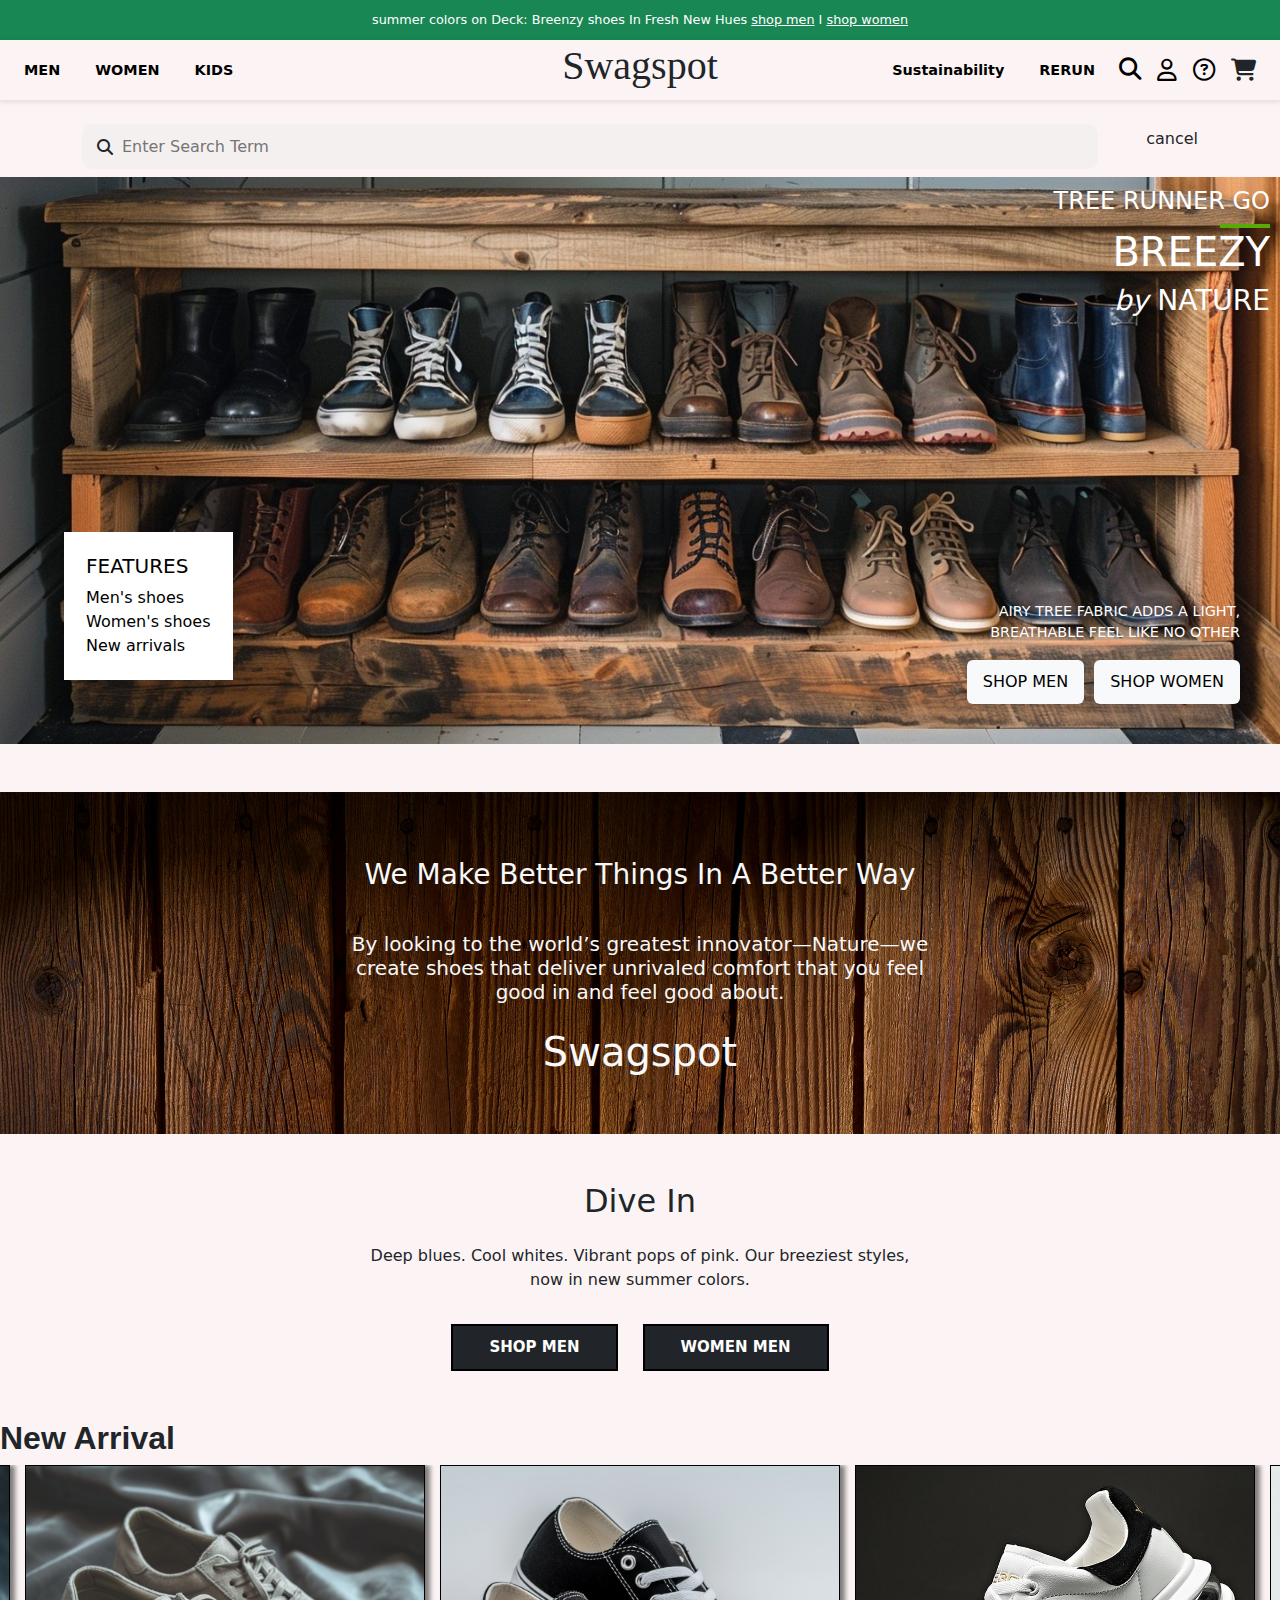
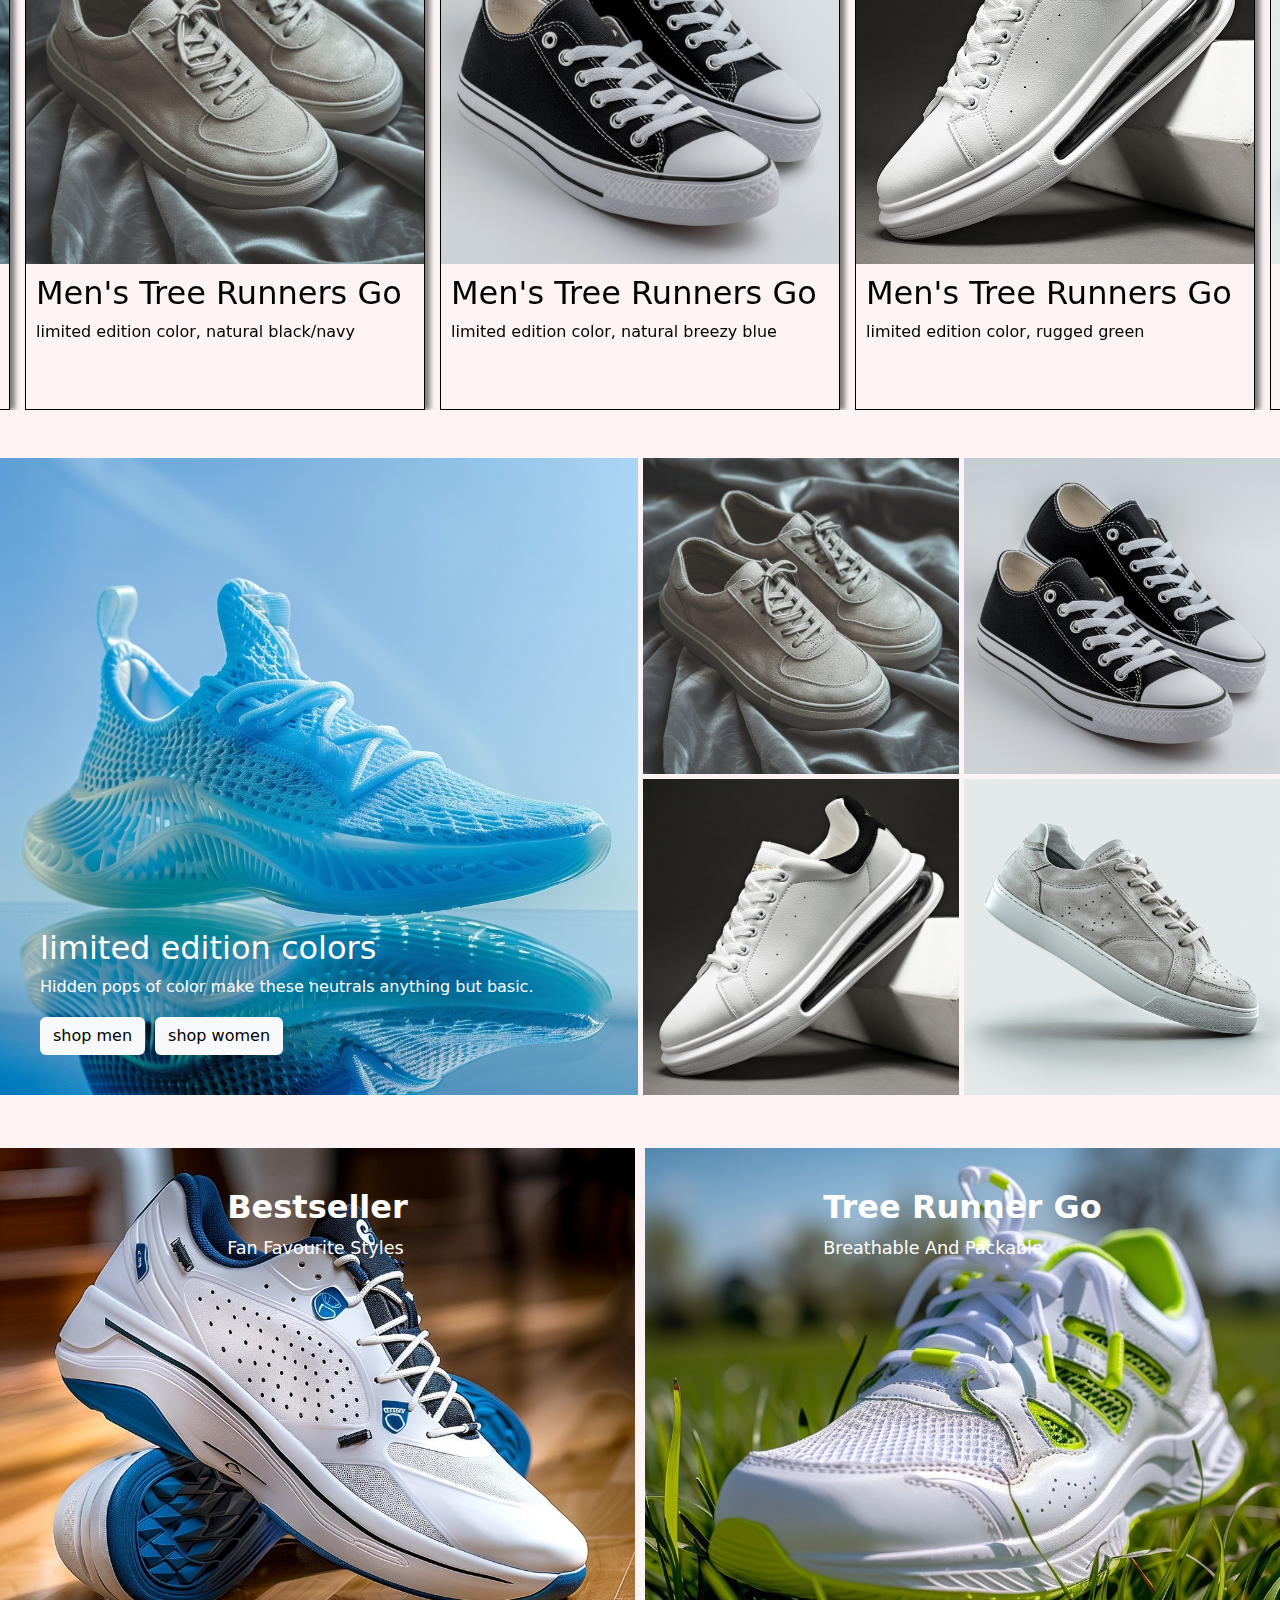
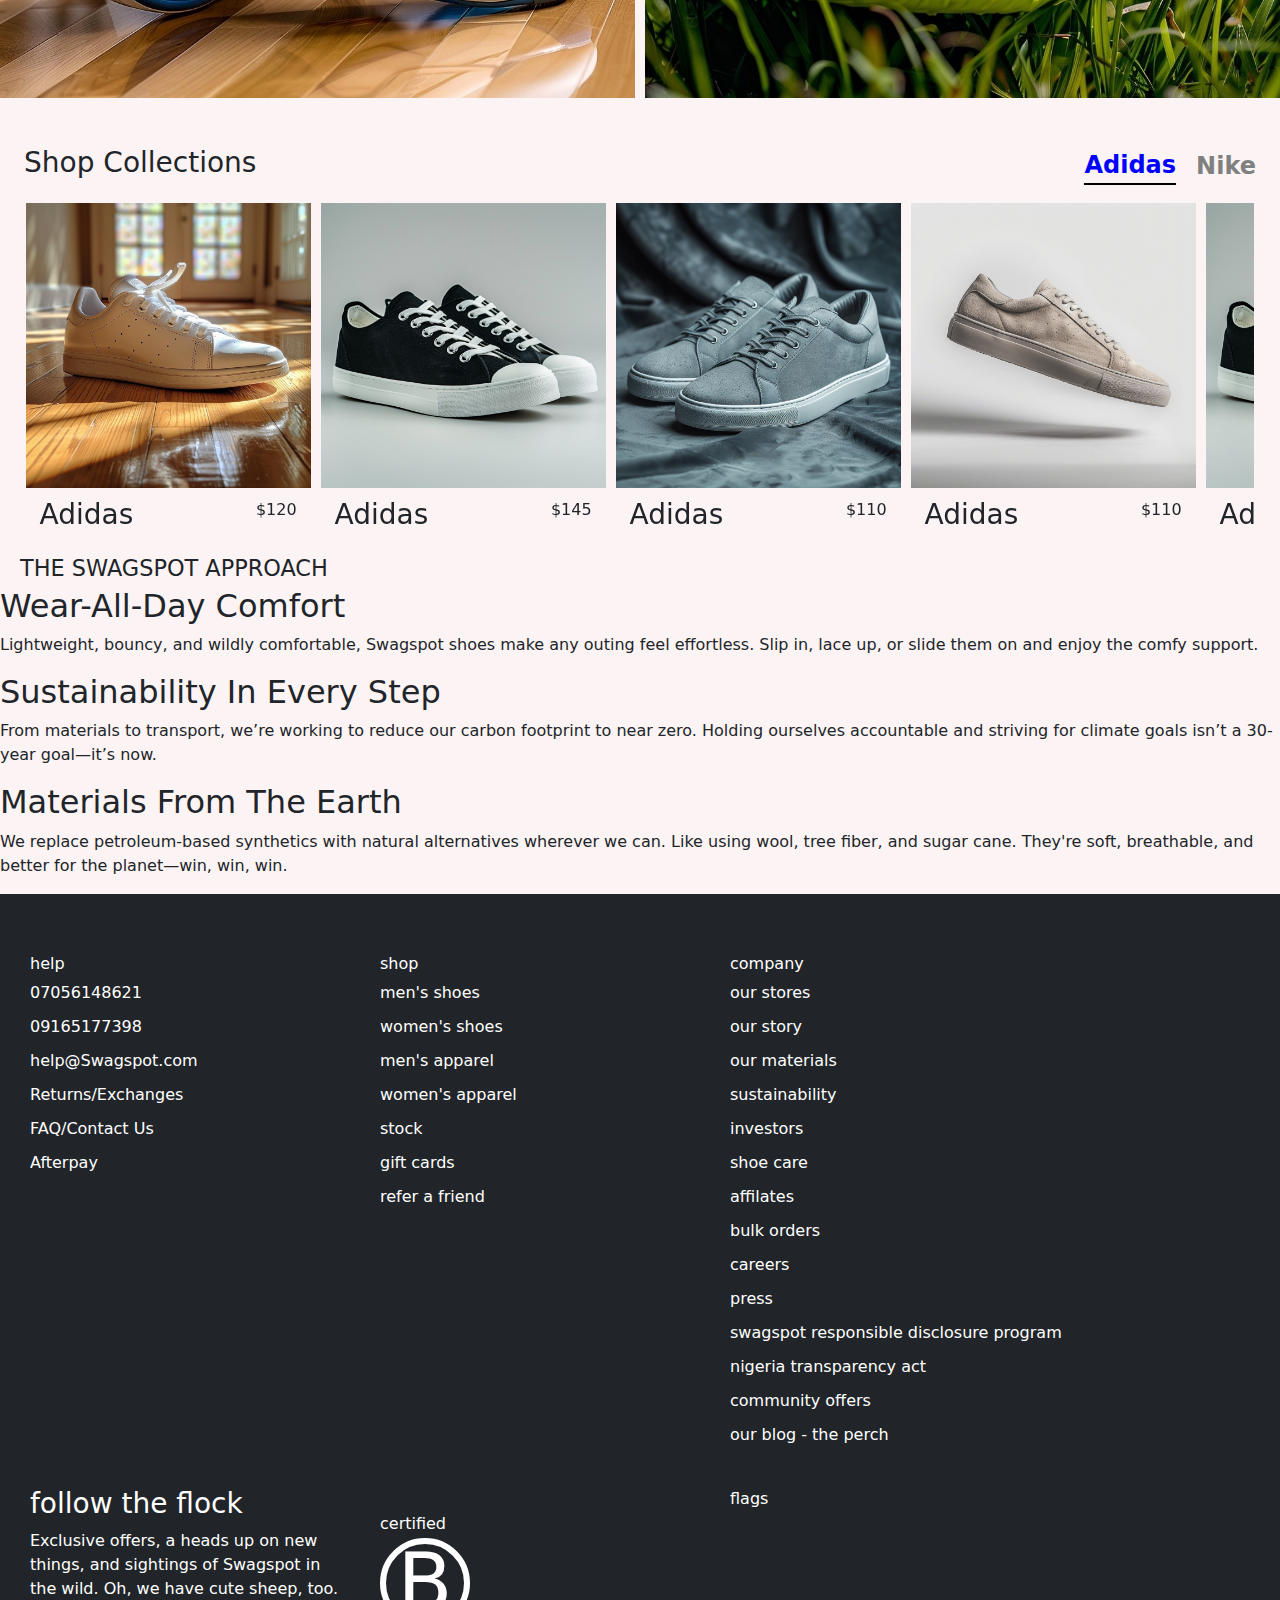
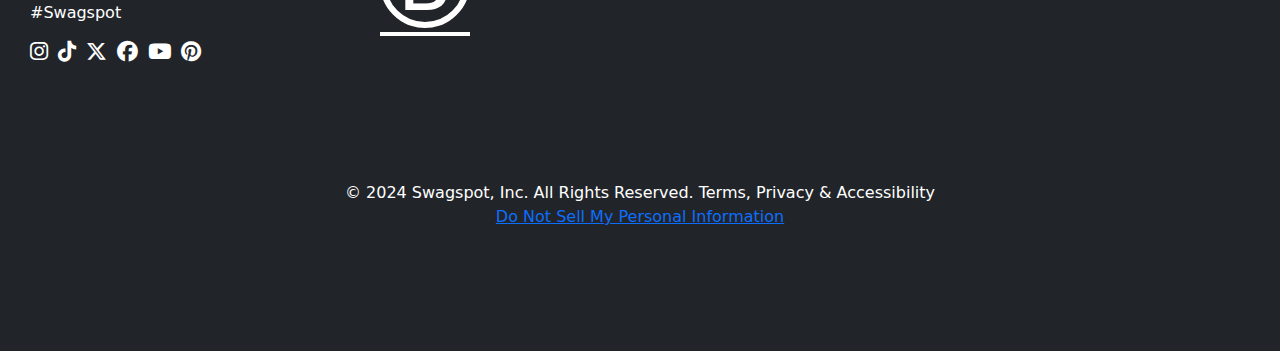
<file: index.htm>
<!DOCTYPE html>
<html lang="en">
  <head>
    <meta charset="UTF-8" />
    <meta name="viewport" content="width=device-width, initial-scale=1.0" />
    <title>Swagspot: World of Comfort, Beautiful Shoes</title>

    <link rel="stylesheet" href="swipper/swiper-bundle.min.css" />
    <link rel="stylesheet" href="bootstrap-5.3.3-dist/css/bootstrap.min.css" />
    <link rel="stylesheet" href="fonts-6/css/all.css" />
    <link rel="stylesheet" href="fonts-6/webfonts/fa-brands-400.ttf" />
    <link rel="stylesheet" href="styling.css" />
    <link
      rel="shortcut icon"
      href="SwagImgs/swag spot logo.png"
      type="image/x-icon"
    />
  </head>
  <body>
    <div class="container-fluid text-bg-success announce">
      <p>
        summer colors on Deck: Breenzy shoes In Fresh New Hues
        <a href="#" class="link">shop men</a> I
        <a href="#" class="link">shop women</a>
      </p>
      <!-- the right arrow at the first container -->
    </div>
    <div
      class="navbar-second top d-flex justify-content-between align-items-center px-4"
      id="navbar-id"
    >
      <div class="navhide">
        <nav class="d-flex align-items-center navs">
          <li class="mens-btn" id="menbtn">
            <p>MEN</p>
            <div class="mens-content">
              <div class="mens-container">
                <div class="contents">
                  <ul>
                    <h6>shop</h6>
                    <li><a href="#">everyday sneakers</a></li>
                    <li><a href="#">active shoes</a></li>
                    <li><a href="#">water-repellent sneakers</a></li>
                    <li><a href="#">slips-Ons</a></li>
                    <li><a href="#">high tops</a></li>
                    <li><a href="#">hiking</a></li>
                    <li><a href="#">shop all</a></li>
                  </ul>
                </div>
                <div class="contents">
                  <ul>
                    <h6>bestseller</h6>
                    <li><a href="#">tree runner</a></li>
                    <li><a href="#">tree dasher 2</a></li>
                    <li><a href="#">canvas piper</a></li>
                    <li><a href="#">tree dasher relay</a></li>
                    <li><a href="#">tree lounger</a></li>
                    <li><a href="#">shop all</a></li>
                  </ul>
                </div>
                <div class="contents">
                  <ul>
                    <h6>apparel & more</h6>
                    <li><a href="#">socks</a></li>
                    <li><a href="#">underwear</a></li>
                    <li><a href="#">tees</a></li>
                    <li><a href="#">sweatshirts & sweaters</a></li>
                    <li><a href="#">hats</a></li>
                    <li><a href="#">insoles</a></li>
                    <li><a href="#">lace kitd</a></li>
                    <li><a href="#">gift cards</a></li>
                    <li><a href="#">sale</a></li>
                  </ul>
                </div>
                <div class="contents">
                  <h6>featured</h6>
                  <div class="featured-img">
                    <div class="featured-img-container">
                      <img src="SwagImgs/shoe banner 2.jpg" alt="" />
                    </div>
                    <div class="featured-img-container">
                      <img src="SwagImgs/shoe banner 2.jpg" alt="" />
                    </div>
                  </div>
                </div>
              </div>
            </div>
          </li>

          <li class="women-btn" id="womenbtn">
            <p>WOMEN</p>
            <div class="womens-content">
              <div class="womens-container">
                <div class="contents">
                  <ul>
                    <h6>market</h6>
                    <li><a href="#">everyday sneakers</a></li>
                    <li><a href="#">active shoes</a></li>
                    <li><a href="#">water-repellent sneakers</a></li>
                    <li><a href="#">slips-Ons</a></li>
                    <li><a href="#">high tops</a></li>
                    <li><a href="#">hiking</a></li>
                    <li><a href="#">sale</a></li>
                    <li><a href="#">shop all</a></li>
                  </ul>
                </div>
                <div class="contents">
                  <ul>
                    <h6>bestseller</h6>
                    <li><a href="#">tree runner</a></li>
                    <li><a href="#">tree dasher 2</a></li>
                    <li><a href="#">canvas piper</a></li>
                    <li><a href="#">tree dasher relay</a></li>
                    <li><a href="#">tree lounger</a></li>
                    <li><a href="#">shop all</a></li>
                  </ul>
                </div>
                <div class="contents">
                  <ul>
                    <h6>apparel & more</h6>
                    <li><a href="#">socks</a></li>
                    <li><a href="#">underwear</a></li>
                    <li><a href="#">tees</a></li>
                    <li><a href="#">sweatshirts & sweaters</a></li>
                    <li><a href="#">hats</a></li>
                    <li><a href="#">insoles</a></li>
                    <li><a href="#">lace kitd</a></li>
                    <li><a href="#">gift cards</a></li>
                    <li><a href="#">sale</a></li>
                  </ul>
                </div>
                <div class="contents">
                  <h6>featured</h6>
                </div>
              </div>
            </div>
          </li>
          <li class="kids-btn kidbtn">
            <p>KIDS</p>
            <div class="kids-content">
              <div class="kids-container">
                <div class="contents">
                  <ul>
                    <h6>kids</h6>
                    <li><a href="#">everyday sneakers</a></li>
                    <li><a href="#">active shoes</a></li>
                    <li><a href="#">water-repellent sneakers</a></li>
                    <li><a href="#">slips-Ons</a></li>
                    <li><a href="#">high tops</a></li>
                    <li><a href="#">hiking</a></li>
                    <li><a href="#">sale</a></li>
                    <li><a href="#">shop all</a></li>
                  </ul>
                </div>
                <div class="contents">
                  <ul>
                    <h6>bestseller</h6>
                    <li><a href="#">tree runner</a></li>
                    <li><a href="#">tree dasher 2</a></li>
                    <li><a href="#">canvas piper</a></li>
                    <li><a href="#">tree dasher relay</a></li>
                    <li><a href="#">tree lounger</a></li>
                    <li><a href="#">shop all</a></li>
                  </ul>
                </div>
                <div class="contents">
                  <ul>
                    <h6>apparel & more</h6>
                    <li><a href="#">socks</a></li>
                    <li><a href="#">underwear</a></li>
                    <li><a href="#">tees</a></li>
                    <li><a href="#">sweatshirts & sweaters</a></li>
                    <li><a href="#">hats</a></li>
                    <li><a href="#">insoles</a></li>
                    <li><a href="#">lace kitd</a></li>
                    <li><a href="#">gift cards</a></li>
                    <li><a href="#">sale</a></li>
                  </ul>
                </div>
                <div class="contents">
                  <h6>featured</h6>
                </div>
              </div>
            </div>
          </li>
        </nav>
      </div>
      <button class="hamburger">
        <div class="bar"></div>
      </button>
      <div class="text-center logo">
        <h1 class="text-center">Swagspot</h1>
      </div>
      <!-- The last -->
      <div class="d-flex gap-4">
        <nav class="d-flex navs navhide">
          <li class="sustain-btn" id="sustainbtn">
            <p>Sustainability</p>
            <div class="sustain-content">
              <div class="sustain-container">
                <div class="contents">
                  <ul>
                    <h6>market</h6>
                    <li><a href="#">everyday sneakers</a></li>
                    <li><a href="#">active shoes</a></li>
                    <li><a href="#">water-repellent sneakers</a></li>
                    <li><a href="#">slips-Ons</a></li>
                    <li><a href="#">high tops</a></li>
                    <li><a href="#">hiking</a></li>
                    <li><a href="#">sale</a></li>
                    <li><a href="#">shop all</a></li>
                  </ul>
                </div>

                <div class="contents">
                  <h6>featured</h6>
                  <div class="featured-img">
                    <div class="featured-img-container">
                      <img src="SwagImgs/shoe banner 2.jpg" alt="" />
                    </div>
                    <div class="featured-img-container">
                      <img src="SwagImgs/shoe banner 2.jpg" alt="" />
                    </div>
                  </div>
                </div>
              </div>
            </div>
          </li>
          <li><a href="rerun.htm">RERUN</a></li>
        </nav>
        <div class="icons d-flex align-items-center gap-3">
          <a href="search.htm">
            <i class="fa fa-search"></i>
          </a>
          <a href="account.html"><i class="fa-regular fa-user navhide"></i></a>
          <a href="help.htm">
            <i class="fa-regular fa-circle-question navhide"></i>
          </a>
          <i class="fa fa-cart-shopping"></i>
        </div>
      </div>

      <div class="side-menu">
        <div class="side-content">
          <div class="side-child menMenu">
            <li class="menMenu">men</li>
            <i class="fa fa-angle-right"></i>
          </div>
          <hr />
          <div class="side-child womenMenu">
            <li class="womenMenu">women</li>
            <i class="fa fa-angle-right"></i>
          </div>
          <hr />
          <div class="side-child kidMenu">
            <li class="kidMenu">kids</li>
            <i class="fa fa-angle-right"></i>
          </div>
          <hr />
          <div class="side-child sustainMenu">
            <li class="sustainMenu">sustainability</li>
            <i class="fa fa-angle-right"></i>
          </div>
          <hr />
          <li><a href="rerun.htm">rerun</a></li>
          <hr />
          <li><a href="account.html">account</a></li>
          <hr />
          <li><a href="help.htm">help</a></li>
          <hr />
          <br />
          <br />
          <br />
        </div>
        <div class="child-men">
          <button class="closeMen">
            <i class="fa fa-angle-left"></i>
            <span>mens</span>
          </button>
          <div class="child-list">
            <div class="side-child">
              <li></li>
            </div>
            <li><a href="#">shoes</a></li>
            <hr />
            <li><a href="#">bestsellers</a></li>
            <hr />
            <li><a href="#">apparel & more</a></li>
            <hr />
            <li><a href="#">featured</a></li>
          </div>
        </div>
        <div class="child-women">
          <button class="closeWomen">
            <i class="fa fa-angle-left"></i>
            <span>womens</span>
          </button>
          <div class="child-list">
            <li><a href="#">shoes</a></li>
            <hr />
            <li><a href="#">bestsellers</a></li>
            <hr />
            <li><a href="#">apparel & more</a></li>
            <hr />
            <li><a href="#">featured</a></li>
          </div>
        </div>
        <div class="child-sustain">
          <button class="closeSustain">
            <i class="fa fa-angle-left"></i>
            <span>Sustain</span>
          </button>
          <div class="child-list">
            <li><a href="#">shoes</a></li>
            <hr />
            <li><a href="#">bestsellers</a></li>
            <hr />
            <li><a href="#">apparel & more</a></li>
            <hr />
            <li><a href="#">featured</a></li>
          </div>
        </div>
        <div class="child-kid">
          <button class="closeKid">
            <i class="fa fa-angle-left"></i>
            <span>kids</span>
          </button>
          <div class="child-list">
            <li><a href="#">shoes</a></li>
            <hr />
            <li><a href="#">bestsellers</a></li>
            <hr />
            <li><a href="#">apparel & more</a></li>
            <hr />
            <li><a href="#">featured</a></li>
          </div>
        </div>
      </div>
    </div>
    <!-- cart  -->
    <div class="cart-container">
      <div class="cart-header">
        <i class="fa fa-times"></i>
        <i class="fa fa-cart-shopping"></i>
      </div>
      <p>you are $75 away from free shipping</p>
      <h5>your cart is empty</h5>
      <div class="cart-line my-1"></div>
      <div class="cart-cta">
        <button>shop men</button>
      </div>
      <div class="cart-cta">
        <button>shop women</button>
      </div>
      <div class="cart-cta">
        <button>shop socks</button>
      </div>
      <div class="cart-cta">
        <button>shop men sale</button>
      </div>
      <div class="cart-cta">
        <button>shop women</button>
      </div>
    </div>
    <!-- The search bar that display on tablet and mobile  -->
    <div class="container mt-3">
      <form action="#">
        <div class="search-form">
          <div class="search-field">
            <input type="text" placeholder="Enter Search Term" name="" id="" />
            <i class="fa fa-search"></i>
          </div>
          <div class="cancel">
            <p class="cancel">cancel</p>
          </div>
        </div>
      </form>
    </div>

    <!-- the banner -->
    <div class="container features-replace">
      <p>men's shoe</p>
      <p>women's shoe</p>
      <p>New arrival</p>
    </div>
    <div class="container-fluid banner">
      <img src="SwagImgs/shoe banner 2.jpg" />
      <div class="banner-content-1">
        <h4>TREE RUNNER GO</h4>
        <div class="small-line"></div>
        <h1>BREEZY</h1>
        <h3><i>by</i> NATURE</h3>
      </div>
      <div class="banner-content-2">
        <p>AIRY TREE FABRIC ADDS A LIGHT, BREATHABLE FEEL LIKE NO OTHER</p>
        <div class="banner-btns">
          <button class="btn text-bg-light">SHOP MEN</button>
          <button class="btn text-bg-light">SHOP WOMEN</button>
        </div>
      </div>
      <div class="banner-feature">
        <h5>FEATURES</h5>
        <li><a href="#">Men's shoes</a></li>
        <li><a href="#">Women's shoes</a></li>
        <li><a href="#">New arrivals</a></li>
      </div>
    </div>
    <div class="container-fluid container-img my-5">
      <h3 class="text-light p-3">We Make Better Things In A Better Way</h3>
      <div class="col-sm-6 p-3">
        <h5 class="text-light text-center">
          By looking to the world’s greatest innovator—Nature—we create shoes
          that deliver unrivaled comfort that you feel good in and feel good
          about.
        </h5>
      </div>
      <h1 class="text-center text-light second-txt">Swagspot</h1>
    </div>
    <div class="container d-flex flex-column align-items-center gap-3 mb-5">
      <h2>Dive In</h2>
      <div class="col-6">
        <p class="text-center">
          Deep blues. Cool whites. Vibrant pops of pink. Our breeziest styles,
          now in new summer colors.
        </p>
      </div>
      <div class="buttons d-flex">
        <button class="text-bg-dark">SHOP MEN</button>
        <button class="text-bg-dark">WOMEN MEN</button>
      </div>
    </div>
    <div class="container-fluid arrival-container mb-5">
      <h2 class="arrival-txt">New Arrival</h2>
      <!-- the slider goes below  -->
      <div class="swiper mySwiper">
        <div class="swiper-wrapper">
          <!-- slide 1  -->
          <div class="swiper-slide arrival">
            <img src="SwagImgs/shoe1.jpg" alt="" />
            <div class="swiper-txt">
              <h2>Men's Tree Runners Go</h2>
              <p>limited edition color, natural black/navy</p>
            </div>
          </div>
          <!-- slide 2  -->
          <div class="swiper-slide arrival">
            <img src="SwagImgs/shoe2.jpg" alt="" />
            <div class="swiper-txt">
              <h2>Men's Tree Runners Go</h2>
              <p>limited edition color, natural breezy blue</p>
            </div>
          </div>
          <!-- slide 3  -->
          <div class="swiper-slide arrival">
            <img src="SwagImgs/shoe3.jfif" alt="" />
            <div class="swiper-txt">
              <h2>Men's Tree Runners Go</h2>
              <p>limited edition color, rugged green</p>
            </div>
          </div>
          <!-- slide 4  -->
          <div class="swiper-slide arrival">
            <img src="SwagImgs/shoe4.jpg" alt="" />
            <div class="swiper-txt">
              <h2>women's superLight Tree Runners Go</h2>
              <p>limited edition color, deep navy/basin pink</p>
            </div>
          </div>
          <!-- slide 5  -->
          <div class="swiper-slide arrival">
            <img src="SwagImgs/shoe5.jpg" alt="" />
            <div class="swiper-txt">
              <h2>Men's superLight Tree Runners Go</h2>
              <p>limited edition color, natural breezy blue</p>
            </div>
          </div>
          <div class="swiper-slide arrival">
            <img src="SwagImgs/shoe6.jpg" alt="" />
            <div class="swiper-txt">
              <h2>Men's Tree Runners Go</h2>
              <p>limited edition color, natural breezy blue</p>
            </div>
          </div>
          <div class="swiper-slide arrival">
            <img src="SwagImgs/shoe7.jpg" alt="" />
            <div class="swiper-txt">
              <h2>Men's Tree Runners Go</h2>
              <p>limited edition color, natural breezy blue</p>
            </div>
          </div>
          <div class="swiper-slide arrival">
            <img src="SwagImgs/shoe8.jpg" alt="" />
            <div class="swiper-txt">
              <h2>Men's Tree Runners Go</h2>
              <p>limited edition color, natural breezy blue</p>
            </div>
          </div>
          <div class="swiper-slide arrival">
            <img src="SwagImgs/shoe9.jpg" alt="" />
            <div class="swiper-txt">
              <h2>Men's Tree Runners Go</h2>
              <p>limited edition color, natural breezy blue</p>
            </div>
          </div>
        </div>
      </div>
    </div>
    <div class="container-fluid grid-exam">
      <div class="grid-one">
        <img src="SwagImgs/colorfulshoe.jpg" alt="" />
        <div class="grid-one-title">
          <h2>limited edition colors</h2>
          <p>Hidden pops of color make these neutrals anything but basic.</p>
        </div>
        <div class="grid-one-btns">
          <button class="btn text-bg-light">shop men</button>
          <button class="btn text-bg-light">shop women</button>
        </div>
      </div>
      <div class="grid-two">
        <div class="shoecard">
          <div class="show-cover"></div>
          <img src="SwagImgs/shoe1.jpg" alt="" />
          <div class="show-btns">
            <button class="btn">SHOP MEN</button>
            <button class="btn">SHOP WOMEN</button>
          </div>
        </div>
        <div class="shoecard">
          <div class="show-cover"></div>
          <img src="SwagImgs/shoe2.jpg" alt="" />
          <div class="show-btns">
            <button class="btn">SHOP MEN</button>
            <button class="btn">SHOP WOMEN</button>
          </div>
        </div>
        <div class="shoecard">
          <div class="show-cover"></div>
          <img src="SwagImgs/shoe3.jfif" alt="" />
          <div class="show-btns">
            <button class="btn">SHOP MEN</button>
            <button class="btn">SHOP WOMEN</button>
          </div>
        </div>
        <div class="shoecard">
          <div class="show-cover"></div>
          <img src="SwagImgs/shoe4.jpg" alt="" />
          <div class="show-btns">
            <button class="btn">SHOP MEN</button>
            <button class="btn">SHOP WOMEN</button>
          </div>
        </div>
      </div>
    </div>
    <!-- display only on mobile -->

    <div class="mobile-view-cont swiper mobileshow">
      <div class="swiper-wrapper">
        <div class="shoecard swiper-slide">
          <div class="show-cover"></div>
          <img src="SwagImgs/shoe1.jpg" alt="" />
          <div class="show-btns">
            <button class="btn">SHOP MEN</button>
            <button class="btn">SHOP WOMEN</button>
          </div>
        </div>
        <div class="shoecard swiper-slide">
          <div class="show-cover"></div>
          <img src="SwagImgs/shoe2.jpg" alt="" />
          <div class="show-btns">
            <button class="btn">SHOP MEN</button>
            <button class="btn">SHOP WOMEN</button>
          </div>
        </div>
        <div class="shoecard swiper-slide">
          <div class="show-cover"></div>
          <img src="SwagImgs/shoe3.jfif" alt="" />
          <div class="show-btns">
            <button class="btn">SHOP MEN</button>
            <button class="btn">SHOP WOMEN</button>
          </div>
        </div>
        <div class="shoecard swiper-slide">
          <div class="show-cover"></div>
          <img src="SwagImgs/shoe4.jpg" alt="" />
          <div class="show-btns">
            <button class="btn">SHOP MEN</button>
            <button class="btn">SHOP WOMEN</button>
          </div>
        </div>
      </div>
    </div>
    <div class="container-fluid d-flex small-banner py-5">
      <div class="col">
        <div class="col-title">
          <h2>Bestseller</h2>
          <p>Fan Favourite styles</p>
        </div>
        <img src="SwagImgs/bestseller.jpg" alt="" />
        <div class="col-btns">
          <button class="btn text-bg-light">shop men</button>
          <button class="btn text-bg-light">shop women</button>
        </div>
      </div>
      <div class="col">
        <div class="col-title">
          <h2>tree runner go</h2>
          <p>Breathable and packable</p>
        </div>
        <img src="SwagImgs/treerunner.jpg" alt="" />
        <div class="col-btns">
          <button class="btn text-bg-light">shop men</button>
          <button class="btn text-bg-light">shop women</button>
        </div>
      </div>
    </div>
    <div class="container-fluid filter-container">
      <div class="filter mb-3 mx-4">
        <h3>Shop Collections</h3>
        <div class="filter-button">
          <button class="filter-btn1 activeBtn" id="adidas">Adidas</button>
          <button class="filter-btn2" id="nike">Nike</button>
        </div>
      </div>
      <div class="shoe-preview">
        <div class="swiper filterSlide">
          <div class="swiper-wrapper">
            <div class="product-card nike swiper-slide">
              <div class="card-img">
                <img src="SwagImgs/shoe9.jpg" alt="" />
              </div>
              <div class="product-name">
                <h3>Nike</h3>
                <p>$120</p>
              </div>
            </div>
            <div class="product-card adidas swiper-slide">
              <div class="card-img">
                <img src="SwagImgs/shoe8.jpg" alt="" />
              </div>
              <div class="product-name">
                <h3>Adidas</h3>
                <p>$120</p>
              </div>
            </div>
            <div class="product-card swiper-slide adidas">
              <div class="card-img">
                <img src="SwagImgs/shoe7.jpg" alt="" />
              </div>
              <div class="product-name">
                <h3>Adidas</h3>
                <p>$145</p>
              </div>
            </div>
            <div class="product-card nike swiper-slide">
              <div class="card-img">
                <img src="SwagImgs/shoe6.jpg" alt="" />
              </div>
              <div class="product-name">
                <h3>Nike</h3>
                <p>$120</p>
              </div>
            </div>
            <div class="product-card nike swiper-slide">
              <div class="card-img">
                <img src="SwagImgs/shoe5.jpg" alt="" />
              </div>
              <div class="product-name">
                <h3>Nike</h3>
                <p>$140</p>
              </div>
            </div>
            <div class="product-card nike swiper-slide">
              <div class="card-img">
                <img src="SwagImgs/shoe6.jpg" alt="" />
              </div>
              <div class="product-name">
                <h3>Nike</h3>
                <p>$140</p>
              </div>
            </div>
            <div class="product-card nike swiper-slide">
              <div class="card-img">
                <img src="SwagImgs/shoe7.jpg" alt="" />
              </div>
              <div class="product-name">
                <h3>Nike</h3>
                <p>$140</p>
              </div>
            </div>
            <div class="product-card nike swiper-slide">
              <div class="card-img">
                <img src="SwagImgs/shoe8.jpg" alt="" />
              </div>
              <div class="product-name">
                <h3>Nike</h3>
                <p>$140</p>
              </div>
            </div>
            <div class="product-card nike swiper-slide">
              <div class="card-img">
                <img src="SwagImgs/shoe9.jpg" alt="" />
              </div>
              <div class="product-name">
                <h3>Nike</h3>
                <p>$140</p>
              </div>
            </div>
            <div class="product-card adidas swiper-slide">
              <div class="card-img">
                <img src="SwagImgs/shoe9.jpg" alt="" />
              </div>
              <div class="product-name">
                <h3>Adidas</h3>
                <p>$110</p>
              </div>
            </div>
            <div class="product-card adidas swiper-slide">
              <div class="card-img">
                <img src="SwagImgs/shoe6.jpg" alt="" />
              </div>
              <div class="product-name">
                <h3>Adidas</h3>
                <p>$110</p>
              </div>
            </div>
            <div class="product-card adidas swiper-slide">
              <div class="card-img">
                <img src="SwagImgs/shoe7.jpg" alt="" />
              </div>
              <div class="product-name">
                <h3>Adidas</h3>
                <p>$110</p>
              </div>
            </div>
            <div class="product-card adidas swiper-slide">
              <div class="card-img">
                <img src="SwagImgs/shoe8.jpg" alt="" />
              </div>
              <div class="product-name">
                <h3>Adidas</h3>
                <p>$110</p>
              </div>
            </div>
            <div class="product-card adidas swiper-slide">
              <div class="card-img">
                <img src="SwagImgs/shoe2.jpg" alt="" />
              </div>
              <div class="product-name">
                <h3>Adidas</h3>
                <p>$110</p>
              </div>
            </div>
          </div>
        </div>
      </div>
    </div>
    <!-- texts -->
    <div class="heading">
      <h1>the swagspot approach</h1>
    </div>
    <div class="container-fluid Swagspot-txt">
      <div class="box">
        <h2>Wear-All-Day Comfort</h2>
        <p>
          Lightweight, bouncy, and wildly comfortable, Swagspot shoes make any
          outing feel effortless. Slip in, lace up, or slide them on and enjoy
          the comfy support.
        </p>
      </div>
      <div class="box">
        <h2>Sustainability In Every Step</h2>
        <p>
          From materials to transport, we’re working to reduce our carbon
          footprint to near zero. Holding ourselves accountable and striving for
          climate goals isn’t a 30-year goal—it’s now.
        </p>
      </div>
      <div class="box">
        <h2>Materials From The Earth</h2>
        <p>
          We replace petroleum-based synthetics with natural alternatives
          wherever we can. Like using wool, tree fiber, and sugar cane. They're
          soft, breathable, and better for the planet—win, win, win.
        </p>
      </div>
    </div>
    <!-- footer -->
    <div class="container-fluid footer-container text-bg-dark">
      <div class="footer-box">
        <h6>help</h6>
        <div class="box-content">
          <li><a href="#">07056148621</a></li>
          <li><a href="#">09165177398</a></li>
          <li><a href="#">help@Swagspot.com</a></li>
          <li><a href="#">Returns/Exchanges</a></li>
          <li><a href="#">FAQ/Contact Us</a></li>
          <li><a href="#">Afterpay</a></li>
        </div>
      </div>
      <div class="footer-box">
        <h6>shop</h6>
        <div class="box-content">
          <li><a href="#">men's shoes</a></li>
          <li><a href="#">women's shoes</a></li>
          <li><a href="#">men's apparel</a></li>
          <li><a href="#">women's apparel</a></li>
          <li><a href="#">stock</a></li>
          <li><a href="#">gift cards</a></li>
          <li><a href="#">refer a friend</a></li>
        </div>
      </div>
      <div class="footer-box">
        <h6>company</h6>
        <div class="box-content">
          <li><a href="#">our stores</a></li>
          <li><a href="#">our story</a></li>
          <li><a href="#">our materials</a></li>
          <li><a href="#">sustainability</a></li>
          <li><a href="#">investors</a></li>
          <li><a href="#">shoe care</a></li>
          <li><a href="#">affilates</a></li>
          <li><a href="#">bulk orders</a></li>
          <li><a href="#">careers</a></li>
          <li><a href="#">press</a></li>
          <li><a href="#">swagspot responsible disclosure program</a></li>
          <li><a href="#">nigeria transparency act</a></li>
          <li><a href="#">community offers</a></li>
          <li><a href="#">our blog - the perch</a></li>
        </div>
      </div>
      <div class="qoute">
        <h3>follow the flock</h3>
        <p>
          Exclusive offers, a heads up on new things, and sightings of Swagspot
          in the wild. Oh, we have cute sheep, too. #Swagspot
        </p>
        <div class="socials">
          <i class="fa-brands fa-instagram"></i>
          <i class="fa-brands fa-tiktok"></i>
          <i class="fa-brands fa-x-twitter"></i>
          <i class="fa-brands fa-facebook"></i>
          <i class="fa-brands fa-youtube"></i>
          <i class="fa-brands fa-pinterest"></i>
        </div>
      </div>
      <div class="certified">
        <p>certified</p>
        <div class="circle">
          <p class="bLogo">B</p>
        </div>
        <div class="underline"></div>
      </div>
      <div class="">flags</div>
      <div class="copy-write">
        <div class="copy-text">
          <p class="p">
            &copy; 2024 Swagspot, Inc. All Rights Reserved. Terms, Privacy &
            Accessibility
          </p>
          <p class="p"><a href="#">Do Not Sell My Personal Information</a></p>
        </div>
      </div>
    </div>
    <script src="scripting.js"></script>
    <script src="swipper/swiper-bundle.min.js"></script>
    <script src="slideScript.js"></script>
    <script src="jquery.3.7.1.js"></script>
    <script src="bootstrap-5.3.3-dist/js/bootstrap.min.js"></script>
  </body>
</html>
</file>
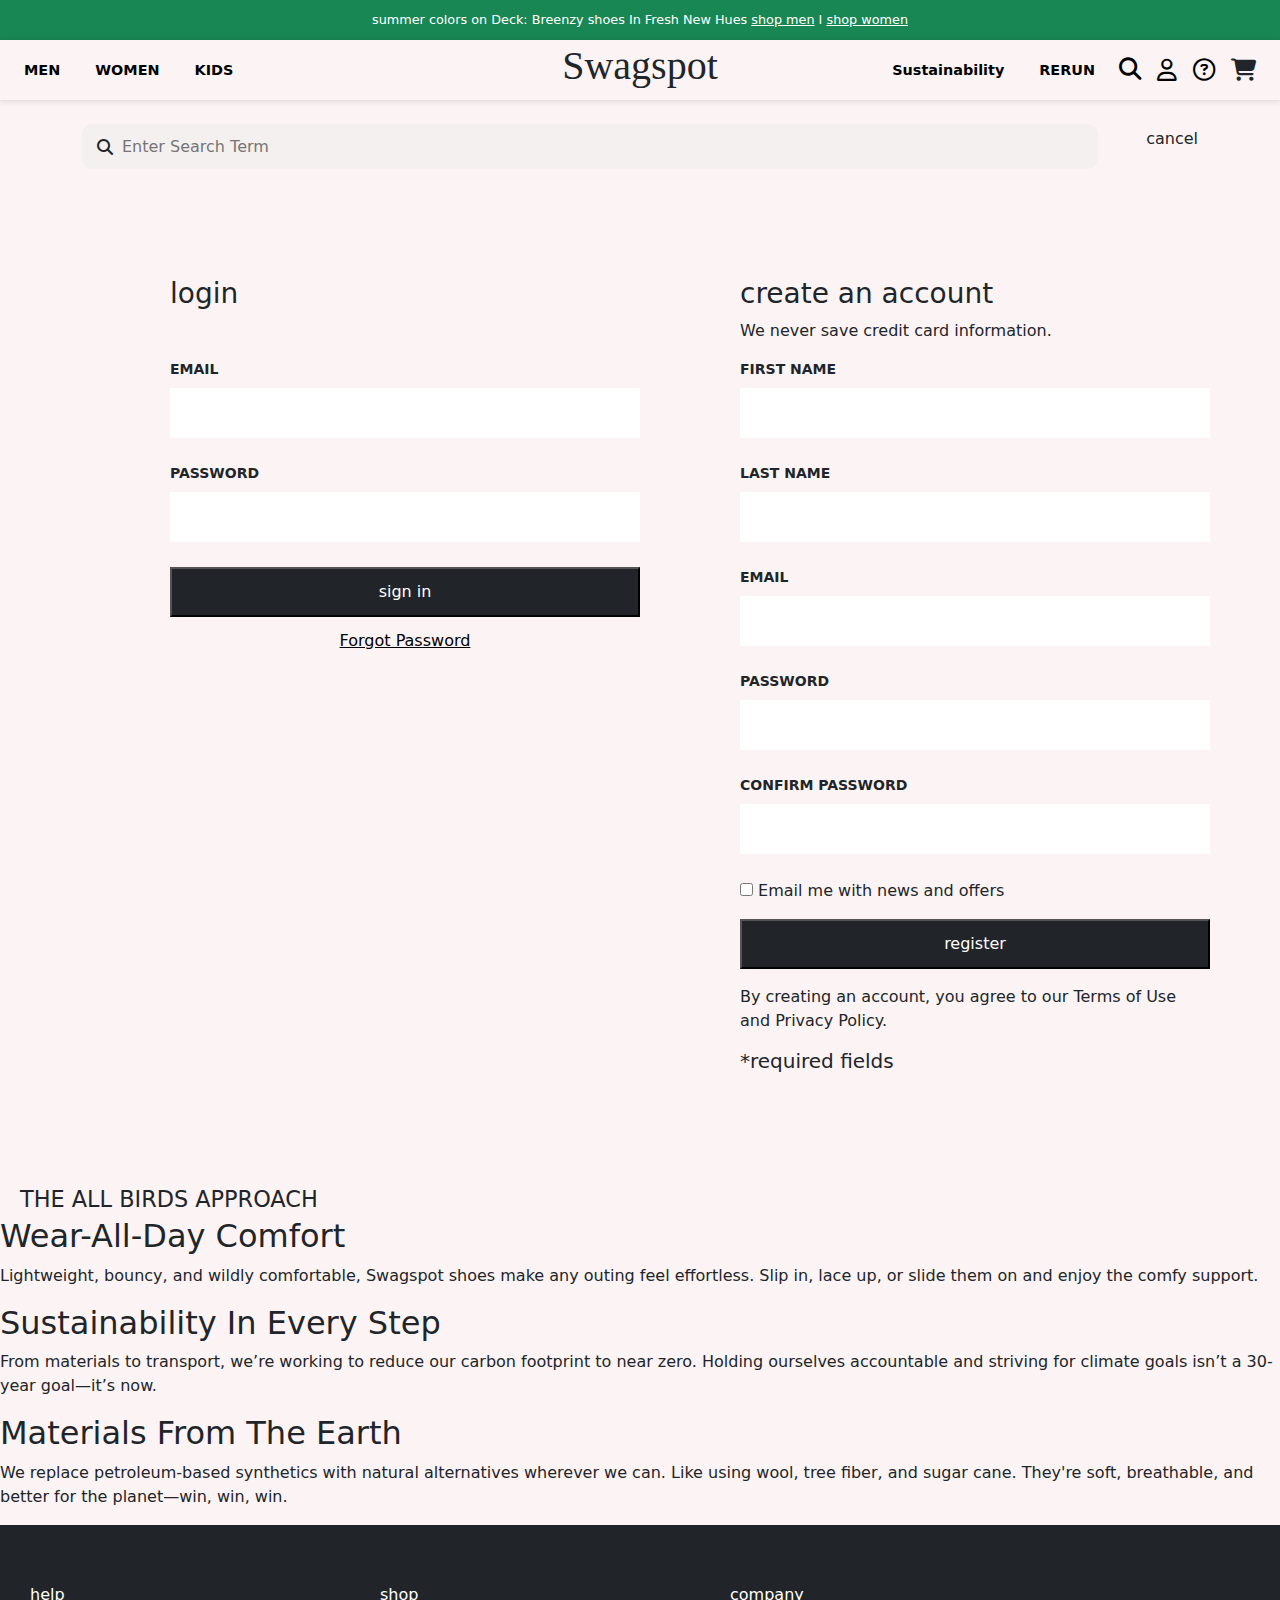
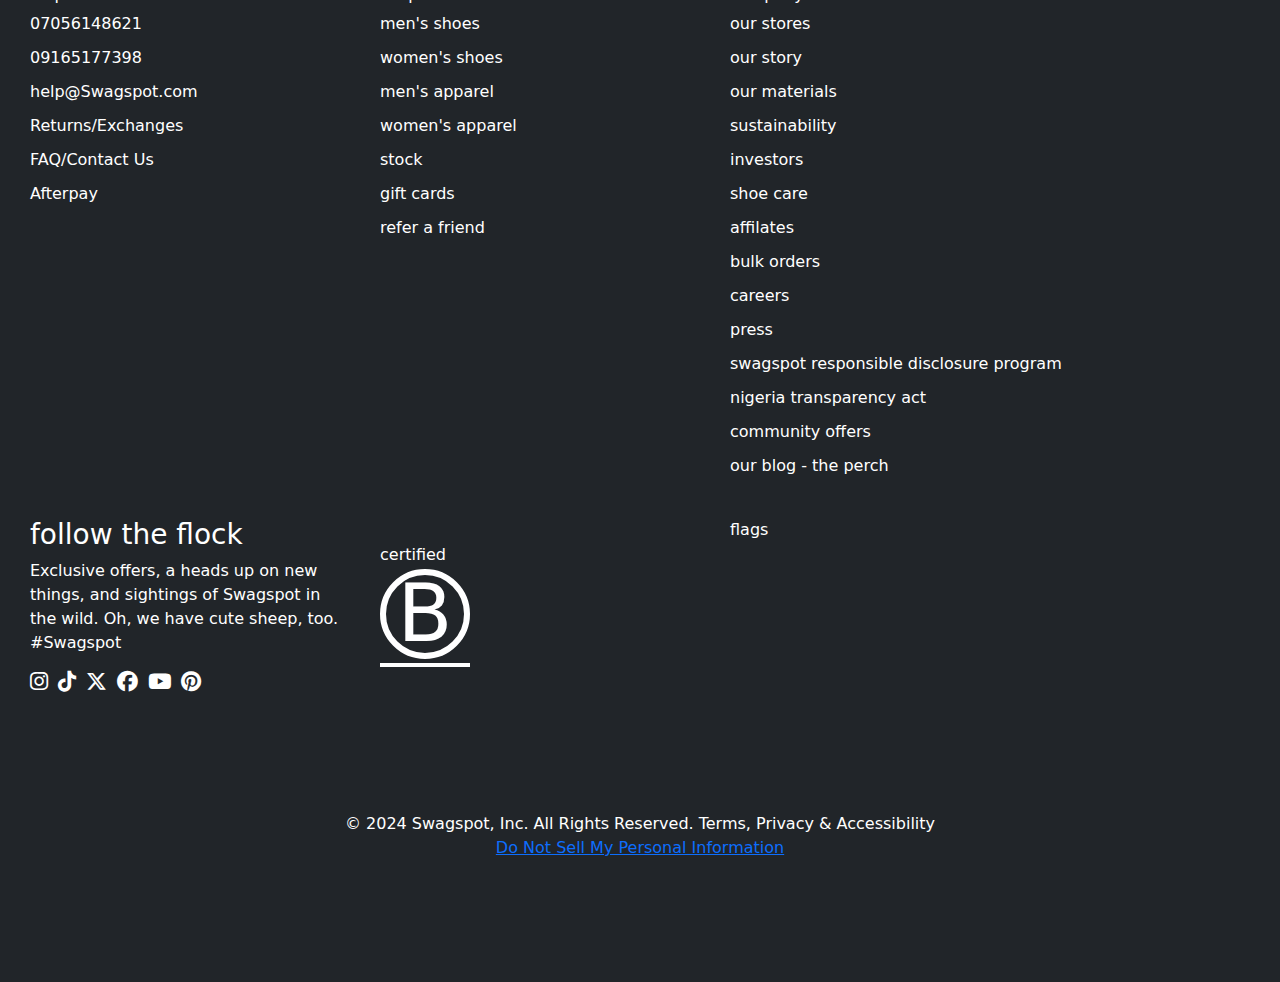
<file: account.html>
<!DOCTYPE html>
<html lang="en">
  <head>
    <meta charset="UTF-8" />
    <meta name="viewport" content="width=device-width, initial-scale=1.0" />
    <title>Swagspot: World of Comfort, Beautiful Shoes</title>
    <link rel="stylesheet" href="swipper/swiper-bundle.min.css" />
    <link rel="stylesheet" href="bootstrap-5.3.3-dist/css/bootstrap.min.css" />
    <link rel="stylesheet" href="fonts-6/css/all.css" />
    <link rel="stylesheet" href="fonts-6/webfonts/fa-brands-400.ttf" />
    <link rel="stylesheet" href="styling.css" />
    <link
      rel="shortcut icon"
      href="SwagImgs/swag spot logo.png"
      type="image/x-icon"
    />
  </head>
  <body>
    <div class="container-fluid text-bg-success announce">
      <p>
        summer colors on Deck: Breenzy shoes In Fresh New Hues
        <a href="#" class="link">shop men</a> I
        <a href="#" class="link">shop women</a>
      </p>
      <!-- the right arrow at the first container -->
    </div>
    <div
      class="navbar-second top d-flex justify-content-between align-items-center px-4"
      id="navbar-id"
    >
      <div class="navhide">
        <nav class="d-flex align-items-center navs">
          <li class="mens-btn" id="menbtn">
            <p>MEN</p>
            <div class="mens-content">
              <div class="mens-container">
                <div class="contents">
                  <ul>
                    <h6>shop</h6>
                    <li><a href="#">everyday sneakers</a></li>
                    <li><a href="#">active shoes</a></li>
                    <li><a href="#">water-repellent sneakers</a></li>
                    <li><a href="#">slips-Ons</a></li>
                    <li><a href="#">high tops</a></li>
                    <li><a href="#">hiking</a></li>
                    <li><a href="#">shop all</a></li>
                  </ul>
                </div>
                <div class="contents">
                  <ul>
                    <h6>bestseller</h6>
                    <li><a href="#">tree runner</a></li>
                    <li><a href="#">tree dasher 2</a></li>
                    <li><a href="#">canvas piper</a></li>
                    <li><a href="#">tree dasher relay</a></li>
                    <li><a href="#">tree lounger</a></li>
                    <li><a href="#">shop all</a></li>
                  </ul>
                </div>
                <div class="contents">
                  <ul>
                    <h6>apparel & more</h6>
                    <li><a href="#">socks</a></li>
                    <li><a href="#">underwear</a></li>
                    <li><a href="#">tees</a></li>
                    <li><a href="#">sweatshirts & sweaters</a></li>
                    <li><a href="#">hats</a></li>
                    <li><a href="#">insoles</a></li>
                    <li><a href="#">lace kitd</a></li>
                    <li><a href="#">gift cards</a></li>
                    <li><a href="#">sale</a></li>
                  </ul>
                </div>
                <div class="contents">
                  <h6>featured</h6>
                  <div class="featured-img">
                    <div class="featured-img-container">
                      <img src="SwagImgs/shoe banner 2.jpg" alt="" />
                    </div>
                    <div class="featured-img-container">
                      <img src="SwagImgs/shoe banner 2.jpg" alt="" />
                    </div>
                  </div>
                </div>
              </div>
            </div>
          </li>

          <li class="women-btn" id="womenbtn">
            <p>WOMEN</p>
            <div class="womens-content">
              <div class="womens-container">
                <div class="contents">
                  <ul>
                    <h6>market</h6>
                    <li><a href="#">everyday sneakers</a></li>
                    <li><a href="#">active shoes</a></li>
                    <li><a href="#">water-repellent sneakers</a></li>
                    <li><a href="#">slips-Ons</a></li>
                    <li><a href="#">high tops</a></li>
                    <li><a href="#">hiking</a></li>
                    <li><a href="#">sale</a></li>
                    <li><a href="#">shop all</a></li>
                  </ul>
                </div>
                <div class="contents">
                  <ul>
                    <h6>bestseller</h6>
                    <li><a href="#">tree runner</a></li>
                    <li><a href="#">tree dasher 2</a></li>
                    <li><a href="#">canvas piper</a></li>
                    <li><a href="#">tree dasher relay</a></li>
                    <li><a href="#">tree lounger</a></li>
                    <li><a href="#">shop all</a></li>
                  </ul>
                </div>
                <div class="contents">
                  <ul>
                    <h6>apparel & more</h6>
                    <li><a href="#">socks</a></li>
                    <li><a href="#">underwear</a></li>
                    <li><a href="#">tees</a></li>
                    <li><a href="#">sweatshirts & sweaters</a></li>
                    <li><a href="#">hats</a></li>
                    <li><a href="#">insoles</a></li>
                    <li><a href="#">lace kitd</a></li>
                    <li><a href="#">gift cards</a></li>
                    <li><a href="#">sale</a></li>
                  </ul>
                </div>
                <div class="contents">
                  <h6>featured</h6>
                </div>
              </div>
            </div>
          </li>
          <li class="kids-btn kidbtn">
            <p>KIDS</p>
            <div class="kids-content">
              <div class="kids-container">
                <div class="contents">
                  <ul>
                    <h6>kids</h6>
                    <li><a href="#">everyday sneakers</a></li>
                    <li><a href="#">active shoes</a></li>
                    <li><a href="#">water-repellent sneakers</a></li>
                    <li><a href="#">slips-Ons</a></li>
                    <li><a href="#">high tops</a></li>
                    <li><a href="#">hiking</a></li>
                    <li><a href="#">sale</a></li>
                    <li><a href="#">shop all</a></li>
                  </ul>
                </div>
                <div class="contents">
                  <ul>
                    <h6>bestseller</h6>
                    <li><a href="#">tree runner</a></li>
                    <li><a href="#">tree dasher 2</a></li>
                    <li><a href="#">canvas piper</a></li>
                    <li><a href="#">tree dasher relay</a></li>
                    <li><a href="#">tree lounger</a></li>
                    <li><a href="#">shop all</a></li>
                  </ul>
                </div>
                <div class="contents">
                  <ul>
                    <h6>apparel & more</h6>
                    <li><a href="#">socks</a></li>
                    <li><a href="#">underwear</a></li>
                    <li><a href="#">tees</a></li>
                    <li><a href="#">sweatshirts & sweaters</a></li>
                    <li><a href="#">hats</a></li>
                    <li><a href="#">insoles</a></li>
                    <li><a href="#">lace kitd</a></li>
                    <li><a href="#">gift cards</a></li>
                    <li><a href="#">sale</a></li>
                  </ul>
                </div>
                <div class="contents">
                  <h6>featured</h6>
                </div>
              </div>
            </div>
          </li>
        </nav>
      </div>
      <button class="hamburger">
        <div class="bar"></div>
      </button>
      <div class="text-center logo">
        <h1 class="text-center">Swagspot</h1>
      </div>
      <!-- The last -->
      <div class="d-flex gap-4">
        <nav class="d-flex navs navhide">
          <li class="sustain-btn" id="sustainbtn">
            <p>Sustainability</p>
            <div class="sustain-content">
              <div class="sustain-container">
                <div class="contents">
                  <ul>
                    <h6>market</h6>
                    <li><a href="#">everyday sneakers</a></li>
                    <li><a href="#">active shoes</a></li>
                    <li><a href="#">water-repellent sneakers</a></li>
                    <li><a href="#">slips-Ons</a></li>
                    <li><a href="#">high tops</a></li>
                    <li><a href="#">hiking</a></li>
                    <li><a href="#">sale</a></li>
                    <li><a href="#">shop all</a></li>
                  </ul>
                </div>

                <div class="contents">
                  <h6>featured</h6>
                  <div class="featured-img">
                    <div class="featured-img-container">
                      <img src="SwagImgs/shoe banner 2.jpg" alt="" />
                    </div>
                    <div class="featured-img-container">
                      <img src="SwagImgs/shoe banner 2.jpg" alt="" />
                    </div>
                  </div>
                </div>
              </div>
            </div>
          </li>
          <li><a href="rerun.htm">RERUN</a></li>
        </nav>
        <div class="icons d-flex align-items-center gap-3">
          <a href="search.htm">
            <i class="fa fa-search"></i>
          </a>
          <a href="account.html"><i class="fa-regular fa-user navhide"></i></a>
          <a href="help.htm">
            <i class="fa-regular fa-circle-question navhide"></i>
          </a>
          <i class="fa fa-cart-shopping"></i>
        </div>
      </div>

      <div class="side-menu">
        <div class="side-content">
          <div class="side-child menMenu">
            <li class="menMenu">men</li>
            <i class="fa fa-angle-right"></i>
          </div>
          <hr />
          <div class="side-child womenMenu">
            <li class="womenMenu">women</li>
            <i class="fa fa-angle-right"></i>
          </div>
          <hr />
          <div class="side-child kidMenu">
            <li class="kidMenu">kids</li>
            <i class="fa fa-angle-right"></i>
          </div>
          <hr />
          <div class="side-child sustainMenu">
            <li class="sustainMenu">sustainability</li>
            <i class="fa fa-angle-right"></i>
          </div>
          <hr />
          <li><a href="rerun.htm">rerun</a></li>
          <hr />
          <li><a href="account.html">account</a></li>
          <hr />
          <li><a href="help.htm">help</a></li>
          <hr />
          <br />
          <br />
          <br />
        </div>
        <div class="child-men">
          <button class="closeMen">
            <i class="fa fa-angle-left"></i>
            <span>mens</span>
          </button>
          <div class="child-list">
            <div class="side-child">
              <li></li>
            </div>
            <li><a href="#">shoes</a></li>
            <hr />
            <li><a href="#">bestsellers</a></li>
            <hr />
            <li><a href="#">apparel & more</a></li>
            <hr />
            <li><a href="#">featured</a></li>
          </div>
        </div>
        <div class="child-women">
          <button class="closeWomen">
            <i class="fa fa-angle-left"></i>
            <span>womens</span>
          </button>
          <div class="child-list">
            <li><a href="#">shoes</a></li>
            <hr />
            <li><a href="#">bestsellers</a></li>
            <hr />
            <li><a href="#">apparel & more</a></li>
            <hr />
            <li><a href="#">featured</a></li>
          </div>
        </div>
        <div class="child-sustain">
          <button class="closeSustain">
            <i class="fa fa-angle-left"></i>
            <span>Sustain</span>
          </button>
          <div class="child-list">
            <li><a href="#">shoes</a></li>
            <hr />
            <li><a href="#">bestsellers</a></li>
            <hr />
            <li><a href="#">apparel & more</a></li>
            <hr />
            <li><a href="#">featured</a></li>
          </div>
        </div>
        <div class="child-kid">
          <button class="closeKid">
            <i class="fa fa-angle-left"></i>
            <span>kids</span>
          </button>
          <div class="child-list">
            <li><a href="#">shoes</a></li>
            <hr />
            <li><a href="#">bestsellers</a></li>
            <hr />
            <li><a href="#">apparel & more</a></li>
            <hr />
            <li><a href="#">featured</a></li>
          </div>
        </div>
      </div>
    </div>
    <!-- cart  -->
    <div class="cart-container">
      <div class="cart-header">
        <i class="fa fa-times"></i>
        <i class="fa fa-cart-shopping"></i>
      </div>
      <p>you are $75 away from free shipping</p>
      <h5>your cart is empty</h5>
      <div class="cart-line my-1"></div>
      <div class="cart-cta">
        <button>shop men</button>
      </div>
      <div class="cart-cta">
        <button>shop women</button>
      </div>
      <div class="cart-cta">
        <button>shop socks</button>
      </div>
      <div class="cart-cta">
        <button>shop men sale</button>
      </div>
      <div class="cart-cta">
        <button>shop women</button>
      </div>
    </div>
    <!-- The search bar that display on tablet and mobile  -->
    <div class="container mt-3">
      <form action="#">
        <div class="search-form">
          <div class="search-field">
            <input type="text" placeholder="Enter Search Term" name="" id="" />
            <i class="fa fa-search"></i>
          </div>
          <div class="cancel">
            <p class="cancel">cancel</p>
          </div>
        </div>
      </form>
    </div>
    <div class="container login-container">
      <div class="col-md-6 form-container">
        <h3 class="mb-5">login</h3>
        <form action="#">
          <div class="form-element">
            <label for="email">email</label>
            <input type="email" id="email" />
          </div>
          <div class="form-element">
            <label for="password">password</label>
            <input type="password" id="password" />
          </div>
          <button class="sign-in-btn text-bg-dark">sign in</button>
          <div class="form-link">
            <a href="#">Forgot Password</a>
          </div>
        </form>
      </div>
      <div class="col-md-6 form-container">
        <h3>create an account</h3>
        <p>We never save credit card information.</p>
        <form action="#">
          <div class="form-element">
            <label for="f-name">first name</label>
            <input type="text" name="f-name" id="f-name" />
          </div>
          <div class="form-element">
            <label for="l-name">last name</label>
            <input type="text" name="l-name" id="l-name" />
          </div>
          <div class="form-element">
            <label for="email">email</label>
            <input type="email" name="email" id="email" />
          </div>
          <div class="form-element">
            <label for="password">password</label>
            <input type="password" name="password" id="password" />
          </div>
          <div class="form-element">
            <label for="con-password">confirm password</label>
            <input type="password" name="password" id="con-password" />
          </div>
          <input type="checkbox" name="mailing" id="mail-me" />
          <label for="mail-me"> Email me with news and offers</label>
          <button class="sign-up text-bg-dark my-3">register</button>
          <p>
            By creating an account, you agree to our Terms of Use and Privacy
            Policy.
          </p>
          <h5>*required fields</h5>
        </form>
      </div>
    </div>
    <div class="heading">
      <h1>the all birds approach</h1>
    </div>
    <div class="container-fluid Swagspot-txt">
      <div class="box">
        <h2>Wear-All-Day Comfort</h2>
        <p>
          Lightweight, bouncy, and wildly comfortable, Swagspot shoes make any
          outing feel effortless. Slip in, lace up, or slide them on and enjoy
          the comfy support.
        </p>
      </div>
      <div class="box">
        <h2>Sustainability In Every Step</h2>
        <p>
          From materials to transport, we’re working to reduce our carbon
          footprint to near zero. Holding ourselves accountable and striving for
          climate goals isn’t a 30-year goal—it’s now.
        </p>
      </div>
      <div class="box">
        <h2>Materials From The Earth</h2>
        <p>
          We replace petroleum-based synthetics with natural alternatives
          wherever we can. Like using wool, tree fiber, and sugar cane. They're
          soft, breathable, and better for the planet—win, win, win.
        </p>
      </div>
    </div>
    <!-- footer -->
    <div class="container-fluid footer-container m-0 text-bg-dark">
      <div class="footer-box">
        <h6>help</h6>
        <div class="box-content">
          <li><a href="#">07056148621</a></li>
          <li><a href="#">09165177398</a></li>
          <li><a href="#">help@Swagspot.com</a></li>
          <li><a href="#">Returns/Exchanges</a></li>
          <li><a href="#">FAQ/Contact Us</a></li>
          <li><a href="#">Afterpay</a></li>
        </div>
      </div>
      <div class="footer-box">
        <h6>shop</h6>
        <div class="box-content">
          <li><a href="#">men's shoes</a></li>
          <li><a href="#">women's shoes</a></li>
          <li><a href="#">men's apparel</a></li>
          <li><a href="#">women's apparel</a></li>
          <li><a href="#">stock</a></li>
          <li><a href="#">gift cards</a></li>
          <li><a href="#">refer a friend</a></li>
        </div>
      </div>
      <div class="footer-box">
        <h6>company</h6>
        <div class="box-content">
          <li><a href="#">our stores</a></li>
          <li><a href="#">our story</a></li>
          <li><a href="#">our materials</a></li>
          <li><a href="#">sustainability</a></li>
          <li><a href="#">investors</a></li>
          <li><a href="#">shoe care</a></li>
          <li><a href="#">affilates</a></li>
          <li><a href="#">bulk orders</a></li>
          <li><a href="#">careers</a></li>
          <li><a href="#">press</a></li>
          <li><a href="#">swagspot responsible disclosure program</a></li>
          <li><a href="#">nigeria transparency act</a></li>
          <li><a href="#">community offers</a></li>
          <li><a href="#">our blog - the perch</a></li>
        </div>
      </div>
      <div class="qoute">
        <h3>follow the flock</h3>
        <p>
          Exclusive offers, a heads up on new things, and sightings of Swagspot
          in the wild. Oh, we have cute sheep, too. #Swagspot
        </p>
        <div class="socials">
          <i class="fa-brands fa-instagram"></i>
          <i class="fa-brands fa-tiktok"></i>
          <i class="fa-brands fa-x-twitter"></i>
          <i class="fa-brands fa-facebook"></i>
          <i class="fa-brands fa-youtube"></i>
          <i class="fa-brands fa-pinterest"></i>
        </div>
      </div>
      <div class="certified">
        <p>certified</p>
        <div class="circle">
          <p class="bLogo">B</p>
        </div>
        <div class="underline"></div>
      </div>
      <div class="">flags</div>
      <div class="copy-write">
        <div class="copy-text">
          <p class="p">
            &copy; 2024 Swagspot, Inc. All Rights Reserved. Terms, Privacy &
            Accessibility
          </p>
          <p class="p"><a href="#">Do Not Sell My Personal Information</a></p>
        </div>
      </div>
    </div>
    <script src="scripting.js"></script>
  </body>
</html>
</file>
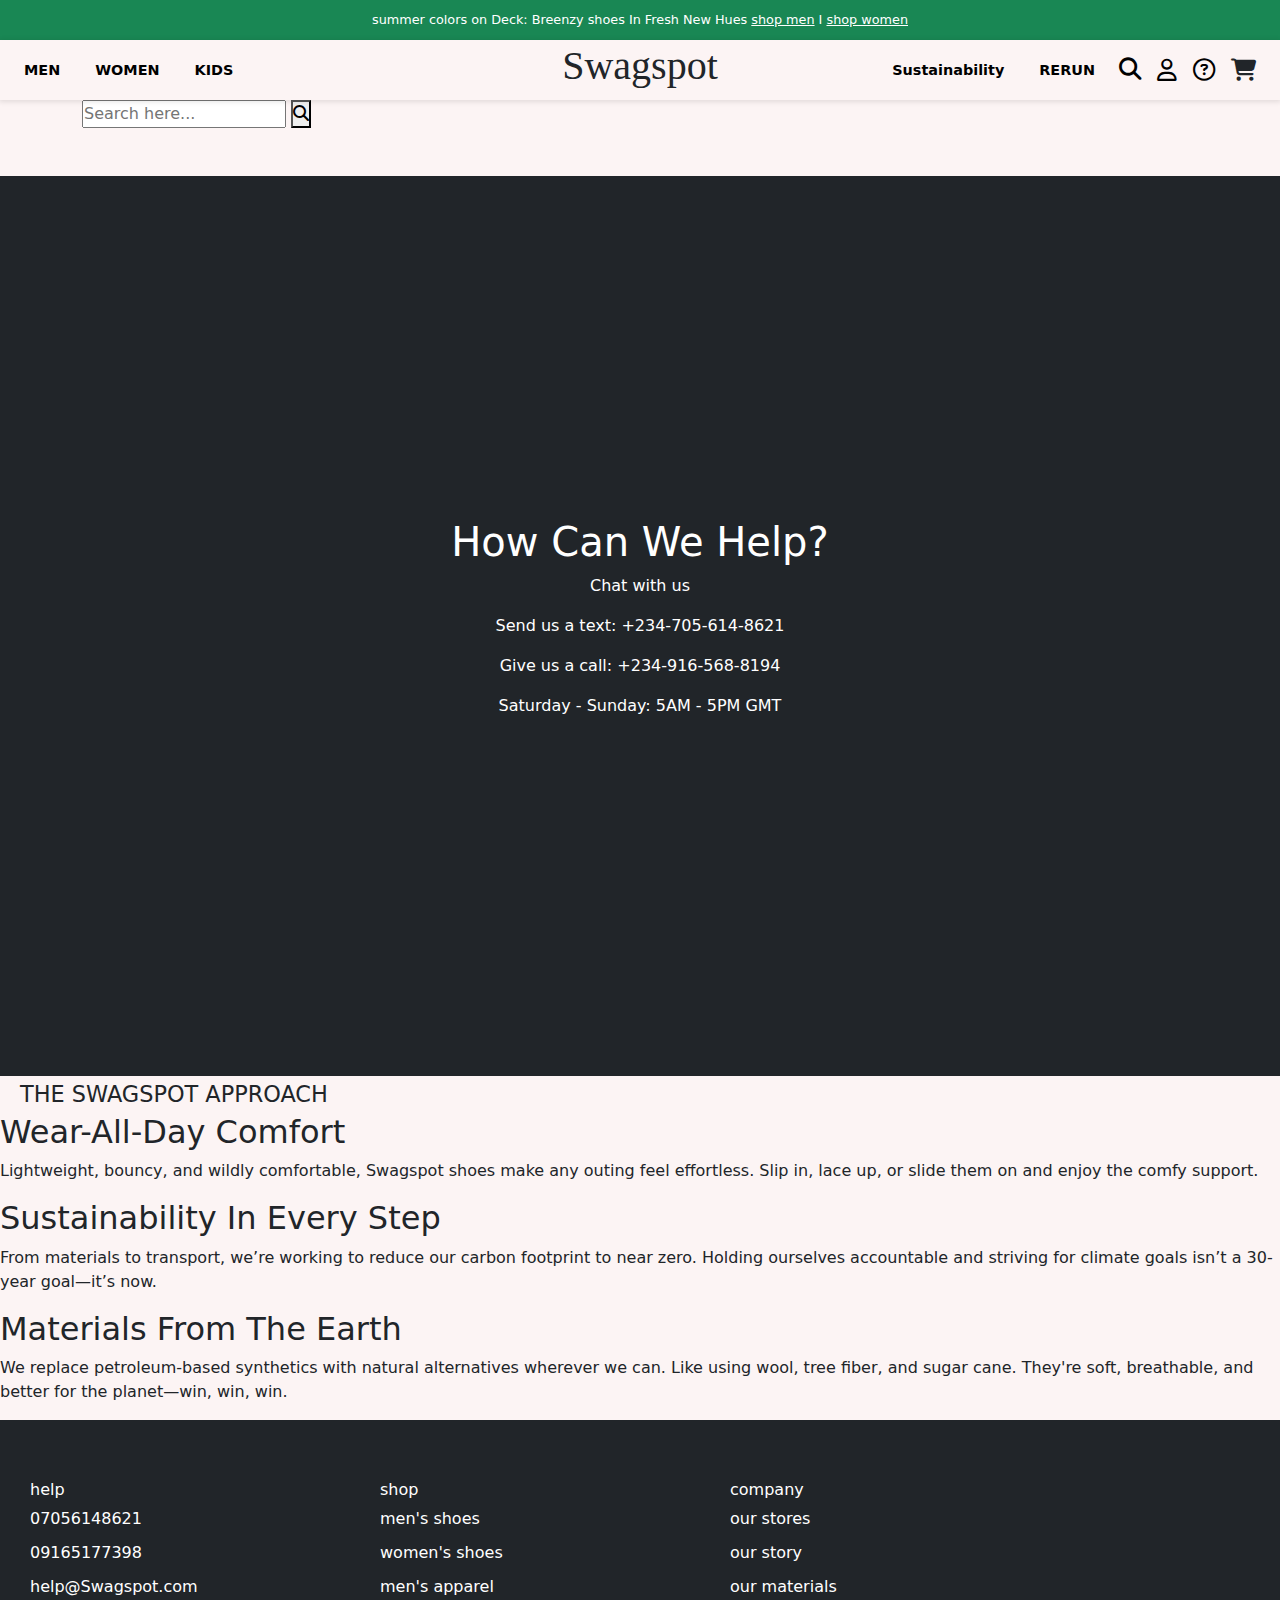
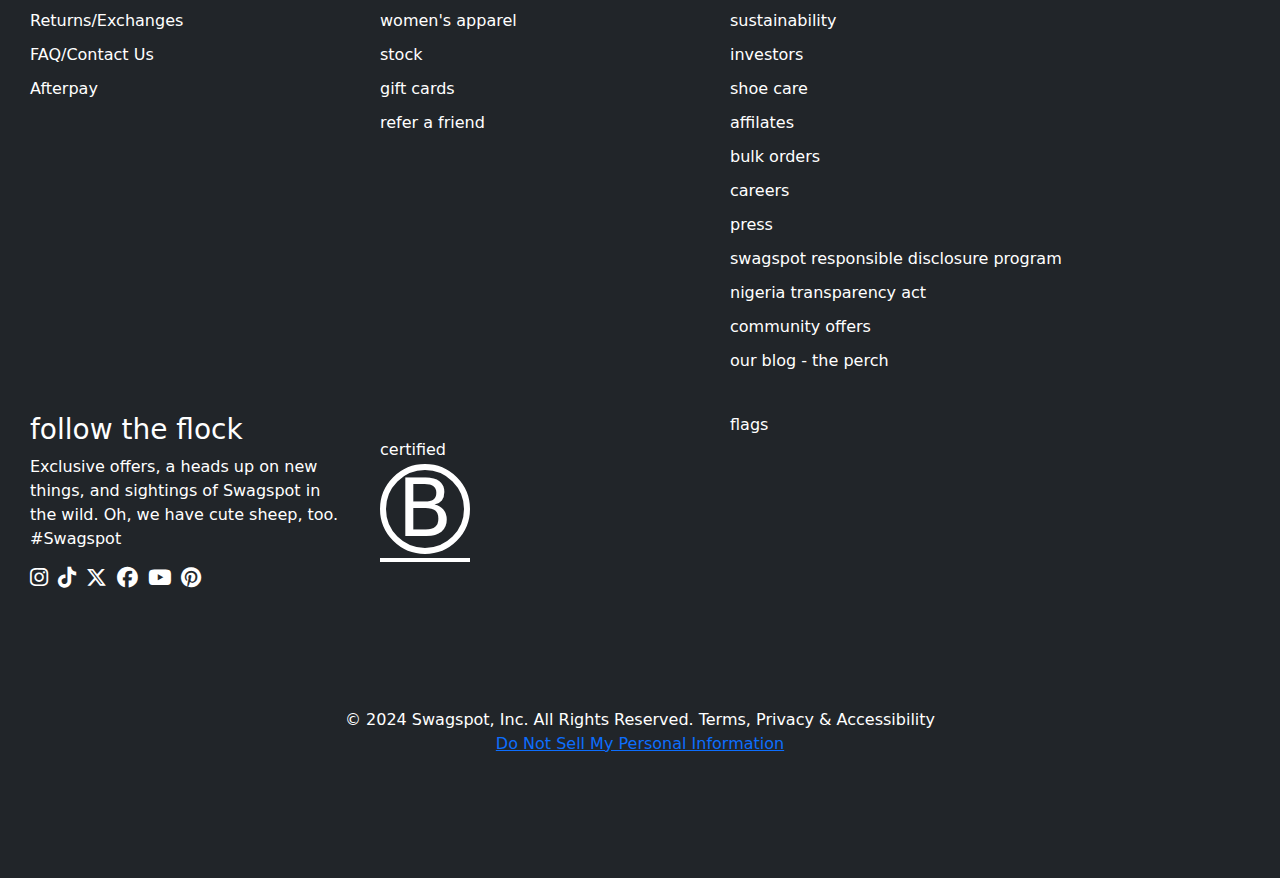
<file: help.htm>
<!DOCTYPE html>
<html lang="en">
  <head>
    <meta charset="UTF-8" />
    <meta name="viewport" content="width=device-width, initial-scale=1.0" />
    <title>Swagspot: World of Comfort, Beautiful Shoes</title>

    <link rel="stylesheet" href="swipper/swiper-bundle.min.css" />
    <link rel="stylesheet" href="bootstrap-5.3.3-dist/css/bootstrap.min.css" />
    <link rel="stylesheet" href="fonts-6/css/all.css" />
    <link rel="stylesheet" href="fonts-6/webfonts/fa-brands-400.ttf" />
    <link rel="stylesheet" href="styling.css" />
    <link
      rel="shortcut icon"
      href="SwagImgs/swag spot logo.png"
      type="image/x-icon"
    />
  </head>
  <body>
    <div class="container-fluid text-bg-success announce">
      <p>
        summer colors on Deck: Breenzy shoes In Fresh New Hues
        <a href="#" class="link">shop men</a> I
        <a href="#" class="link">shop women</a>
      </p>
      <!-- the right arrow at the first container -->
    </div>
    <div
      class="navbar-second top d-flex justify-content-between align-items-center px-4"
      id="navbar-id"
    >
      <div class="navhide">
        <nav class="d-flex align-items-center navs">
          <li class="mens-btn" id="menbtn">
            <p>MEN</p>
            <div class="mens-content">
              <div class="mens-container">
                <div class="contents">
                  <ul>
                    <h6>shop</h6>
                    <li><a href="#">everyday sneakers</a></li>
                    <li><a href="#">active shoes</a></li>
                    <li><a href="#">water-repellent sneakers</a></li>
                    <li><a href="#">slips-Ons</a></li>
                    <li><a href="#">high tops</a></li>
                    <li><a href="#">hiking</a></li>
                    <li><a href="#">shop all</a></li>
                  </ul>
                </div>
                <div class="contents">
                  <ul>
                    <h6>bestseller</h6>
                    <li><a href="#">tree runner</a></li>
                    <li><a href="#">tree dasher 2</a></li>
                    <li><a href="#">canvas piper</a></li>
                    <li><a href="#">tree dasher relay</a></li>
                    <li><a href="#">tree lounger</a></li>
                    <li><a href="#">shop all</a></li>
                  </ul>
                </div>
                <div class="contents">
                  <ul>
                    <h6>apparel & more</h6>
                    <li><a href="#">socks</a></li>
                    <li><a href="#">underwear</a></li>
                    <li><a href="#">tees</a></li>
                    <li><a href="#">sweatshirts & sweaters</a></li>
                    <li><a href="#">hats</a></li>
                    <li><a href="#">insoles</a></li>
                    <li><a href="#">lace kitd</a></li>
                    <li><a href="#">gift cards</a></li>
                    <li><a href="#">sale</a></li>
                  </ul>
                </div>
                <div class="contents">
                  <h6>featured</h6>
                  <div class="featured-img">
                    <div class="featured-img-container">
                      <img src="SwagImgs/shoe banner 2.jpg" alt="" />
                    </div>
                    <div class="featured-img-container">
                      <img src="SwagImgs/shoe banner 2.jpg" alt="" />
                    </div>
                  </div>
                </div>
              </div>
            </div>
          </li>

          <li class="women-btn" id="womenbtn">
            <p>WOMEN</p>
            <div class="womens-content">
              <div class="womens-container">
                <div class="contents">
                  <ul>
                    <h6>market</h6>
                    <li><a href="#">everyday sneakers</a></li>
                    <li><a href="#">active shoes</a></li>
                    <li><a href="#">water-repellent sneakers</a></li>
                    <li><a href="#">slips-Ons</a></li>
                    <li><a href="#">high tops</a></li>
                    <li><a href="#">hiking</a></li>
                    <li><a href="#">sale</a></li>
                    <li><a href="#">shop all</a></li>
                  </ul>
                </div>
                <div class="contents">
                  <ul>
                    <h6>bestseller</h6>
                    <li><a href="#">tree runner</a></li>
                    <li><a href="#">tree dasher 2</a></li>
                    <li><a href="#">canvas piper</a></li>
                    <li><a href="#">tree dasher relay</a></li>
                    <li><a href="#">tree lounger</a></li>
                    <li><a href="#">shop all</a></li>
                  </ul>
                </div>
                <div class="contents">
                  <ul>
                    <h6>apparel & more</h6>
                    <li><a href="#">socks</a></li>
                    <li><a href="#">underwear</a></li>
                    <li><a href="#">tees</a></li>
                    <li><a href="#">sweatshirts & sweaters</a></li>
                    <li><a href="#">hats</a></li>
                    <li><a href="#">insoles</a></li>
                    <li><a href="#">lace kitd</a></li>
                    <li><a href="#">gift cards</a></li>
                    <li><a href="#">sale</a></li>
                  </ul>
                </div>
                <div class="contents">
                  <h6>featured</h6>
                </div>
              </div>
            </div>
          </li>
          <li class="kids-btn kidbtn">
            <p>KIDS</p>
            <div class="kids-content">
              <div class="kids-container">
                <div class="contents">
                  <ul>
                    <h6>kids</h6>
                    <li><a href="#">everyday sneakers</a></li>
                    <li><a href="#">active shoes</a></li>
                    <li><a href="#">water-repellent sneakers</a></li>
                    <li><a href="#">slips-Ons</a></li>
                    <li><a href="#">high tops</a></li>
                    <li><a href="#">hiking</a></li>
                    <li><a href="#">sale</a></li>
                    <li><a href="#">shop all</a></li>
                  </ul>
                </div>
                <div class="contents">
                  <ul>
                    <h6>bestseller</h6>
                    <li><a href="#">tree runner</a></li>
                    <li><a href="#">tree dasher 2</a></li>
                    <li><a href="#">canvas piper</a></li>
                    <li><a href="#">tree dasher relay</a></li>
                    <li><a href="#">tree lounger</a></li>
                    <li><a href="#">shop all</a></li>
                  </ul>
                </div>
                <div class="contents">
                  <ul>
                    <h6>apparel & more</h6>
                    <li><a href="#">socks</a></li>
                    <li><a href="#">underwear</a></li>
                    <li><a href="#">tees</a></li>
                    <li><a href="#">sweatshirts & sweaters</a></li>
                    <li><a href="#">hats</a></li>
                    <li><a href="#">insoles</a></li>
                    <li><a href="#">lace kitd</a></li>
                    <li><a href="#">gift cards</a></li>
                    <li><a href="#">sale</a></li>
                  </ul>
                </div>
                <div class="contents">
                  <h6>featured</h6>
                </div>
              </div>
            </div>
          </li>
        </nav>
      </div>
      <button class="hamburger">
        <div class="bar"></div>
      </button>
      <div class="text-center logo">
        <h1 class="text-center">Swagspot</h1>
      </div>
      <!-- The last -->
      <div class="d-flex gap-4">
        <nav class="d-flex navs navhide">
          <li class="sustain-btn" id="sustainbtn">
            <p>Sustainability</p>
            <div class="sustain-content">
              <div class="sustain-container">
                <div class="contents">
                  <ul>
                    <h6>market</h6>
                    <li><a href="#">everyday sneakers</a></li>
                    <li><a href="#">active shoes</a></li>
                    <li><a href="#">water-repellent sneakers</a></li>
                    <li><a href="#">slips-Ons</a></li>
                    <li><a href="#">high tops</a></li>
                    <li><a href="#">hiking</a></li>
                    <li><a href="#">sale</a></li>
                    <li><a href="#">shop all</a></li>
                  </ul>
                </div>

                <div class="contents">
                  <h6>featured</h6>
                  <div class="featured-img">
                    <div class="featured-img-container">
                      <img src="SwagImgs/shoe banner 2.jpg" alt="" />
                    </div>
                    <div class="featured-img-container">
                      <img src="SwagImgs/shoe banner 2.jpg" alt="" />
                    </div>
                  </div>
                </div>
              </div>
            </div>
          </li>
          <li><a href="rerun.htm">RERUN</a></li>
        </nav>
        <div class="icons d-flex align-items-center gap-3">
          <a href="search.htm">
            <i class="fa fa-search"></i>
          </a>
          <a href="account.html"><i class="fa-regular fa-user navhide"></i></a>
          <a href="help.htm">
            <i class="fa-regular fa-circle-question navhide"></i>
          </a>
          <i class="fa fa-cart-shopping"></i>
        </div>
      </div>

      <div class="side-menu">
        <div class="side-content">
          <div class="side-child menMenu">
            <li class="menMenu">men</li>
            <i class="fa fa-angle-right"></i>
          </div>
          <hr />
          <div class="side-child womenMenu">
            <li class="womenMenu">women</li>
            <i class="fa fa-angle-right"></i>
          </div>
          <hr />
          <div class="side-child kidMenu">
            <li class="kidMenu">kids</li>
            <i class="fa fa-angle-right"></i>
          </div>
          <hr />
          <div class="side-child sustainMenu">
            <li class="sustainMenu">sustainability</li>
            <i class="fa fa-angle-right"></i>
          </div>
          <hr />
          <li><a href="rerun.htm">rerun</a></li>
          <hr />
          <li><a href="account.html">account</a></li>
          <hr />
          <li><a href="help.htm">help</a></li>
          <hr />
          <br />
          <br />
          <br />
        </div>
        <div class="child-men">
          <button class="closeMen">
            <i class="fa fa-angle-left"></i>
            <span>mens</span>
          </button>
          <div class="child-list">
            <div class="side-child">
              <li></li>
            </div>
            <li><a href="#">shoes</a></li>
            <hr />
            <li><a href="#">bestsellers</a></li>
            <hr />
            <li><a href="#">apparel & more</a></li>
            <hr />
            <li><a href="#">featured</a></li>
          </div>
        </div>
        <div class="child-women">
          <button class="closeWomen">
            <i class="fa fa-angle-left"></i>
            <span>womens</span>
          </button>
          <div class="child-list">
            <li><a href="#">shoes</a></li>
            <hr />
            <li><a href="#">bestsellers</a></li>
            <hr />
            <li><a href="#">apparel & more</a></li>
            <hr />
            <li><a href="#">featured</a></li>
          </div>
        </div>
        <div class="child-sustain">
          <button class="closeSustain">
            <i class="fa fa-angle-left"></i>
            <span>Sustain</span>
          </button>
          <div class="child-list">
            <li><a href="#">shoes</a></li>
            <hr />
            <li><a href="#">bestsellers</a></li>
            <hr />
            <li><a href="#">apparel & more</a></li>
            <hr />
            <li><a href="#">featured</a></li>
          </div>
        </div>
        <div class="child-kid">
          <button class="closeKid">
            <i class="fa fa-angle-left"></i>
            <span>kids</span>
          </button>
          <div class="child-list">
            <li><a href="#">shoes</a></li>
            <hr />
            <li><a href="#">bestsellers</a></li>
            <hr />
            <li><a href="#">apparel & more</a></li>
            <hr />
            <li><a href="#">featured</a></li>
          </div>
        </div>
      </div>
    </div>
    <div class="cart-container">
      <div class="cart-header">
        <i class="fa fa-times"></i>
        <i class="fa fa-cart-shopping"></i>
      </div>
      <p>you are $75 away from free shipping</p>
      <h5>your cart is empty</h5>
      <div class="cart-line my-1"></div>
      <div class="cart-cta">
        <button>shop men</button>
      </div>
      <div class="cart-cta">
        <button>shop women</button>
      </div>
      <div class="cart-cta">
        <button>shop socks</button>
      </div>
      <div class="cart-cta">
        <button>shop men sale</button>
      </div>
      <div class="cart-cta">
        <button>shop women</button>
      </div>
    </div>
    <!-- The search bar that di
      splay on tablet and mobile  -->
    <div class="container">
      <div class="search">
        <input type="text" placeholder="Search here..." />
        <button><i class="fa fa-search"></i></button>
      </div>
    </div>
    <div class="container-fluid help-container mt-5 text-bg-dark">
      <h1>How Can We Help?</h1>
      <p>Chat with us</p>
      <p>Send us a text: +234-705-614-8621</p>
      <p>Give us a call: +234-916-568-8194</p>
      <p>Saturday - Sunday: 5AM - 5PM GMT</p>
    </div>
    <div class="heading">
      <h1>the Swagspot approach</h1>
    </div>
    <div class="container-fluid Swagspot-txt">
      <div class="box">
        <h2>Wear-All-Day Comfort</h2>
        <p>
          Lightweight, bouncy, and wildly comfortable, Swagspot shoes make any
          outing feel effortless. Slip in, lace up, or slide them on and enjoy
          the comfy support.
        </p>
      </div>
      <div class="box">
        <h2>Sustainability In Every Step</h2>
        <p>
          From materials to transport, we’re working to reduce our carbon
          footprint to near zero. Holding ourselves accountable and striving for
          climate goals isn’t a 30-year goal—it’s now.
        </p>
      </div>
      <div class="box">
        <h2>Materials From The Earth</h2>
        <p>
          We replace petroleum-based synthetics with natural alternatives
          wherever we can. Like using wool, tree fiber, and sugar cane. They're
          soft, breathable, and better for the planet—win, win, win.
        </p>
      </div>
    </div>
    <!-- footer -->
    <div class="container-fluid footer-container m-0 text-bg-dark">
      <div class="footer-box">
        <h6>help</h6>
        <div class="box-content">
          <li><a href="#">07056148621</a></li>
          <li><a href="#">09165177398</a></li>
          <li><a href="#">help@Swagspot.com</a></li>
          <li><a href="#">Returns/Exchanges</a></li>
          <li><a href="#">FAQ/Contact Us</a></li>
          <li><a href="#">Afterpay</a></li>
        </div>
      </div>
      <div class="footer-box">
        <h6>shop</h6>
        <div class="box-content">
          <li><a href="#">men's shoes</a></li>
          <li><a href="#">women's shoes</a></li>
          <li><a href="#">men's apparel</a></li>
          <li><a href="#">women's apparel</a></li>
          <li><a href="#">stock</a></li>
          <li><a href="#">gift cards</a></li>
          <li><a href="#">refer a friend</a></li>
        </div>
      </div>
      <div class="footer-box">
        <h6>company</h6>
        <div class="box-content">
          <li><a href="#">our stores</a></li>
          <li><a href="#">our story</a></li>
          <li><a href="#">our materials</a></li>
          <li><a href="#">sustainability</a></li>
          <li><a href="#">investors</a></li>
          <li><a href="#">shoe care</a></li>
          <li><a href="#">affilates</a></li>
          <li><a href="#">bulk orders</a></li>
          <li><a href="#">careers</a></li>
          <li><a href="#">press</a></li>
          <li><a href="#">swagspot responsible disclosure program</a></li>
          <li><a href="#">nigeria transparency act</a></li>
          <li><a href="#">community offers</a></li>
          <li><a href="#">our blog - the perch</a></li>
        </div>
      </div>
      <div class="qoute">
        <h3>follow the flock</h3>
        <p>
          Exclusive offers, a heads up on new things, and sightings of Swagspot
          in the wild. Oh, we have cute sheep, too. #Swagspot
        </p>
        <div class="socials">
          <i class="fa-brands fa-instagram"></i>
          <i class="fa-brands fa-tiktok"></i>
          <i class="fa-brands fa-x-twitter"></i>
          <i class="fa-brands fa-facebook"></i>
          <i class="fa-brands fa-youtube"></i>
          <i class="fa-brands fa-pinterest"></i>
        </div>
      </div>
      <div class="certified">
        <p>certified</p>
        <div class="circle">
          <p class="bLogo">B</p>
        </div>
        <div class="underline"></div>
      </div>
      <div class="">flags</div>
      <div class="copy-write">
        <div class="copy-text">
          <p class="p">
            &copy; 2024 Swagspot, Inc. All Rights Reserved. Terms, Privacy &
            Accessibility
          </p>
          <p class="p"><a href="#">Do Not Sell My Personal Information</a></p>
        </div>
      </div>
    </div>
    <script src="scripting.js"></script>
  </body>
</html>
</file>
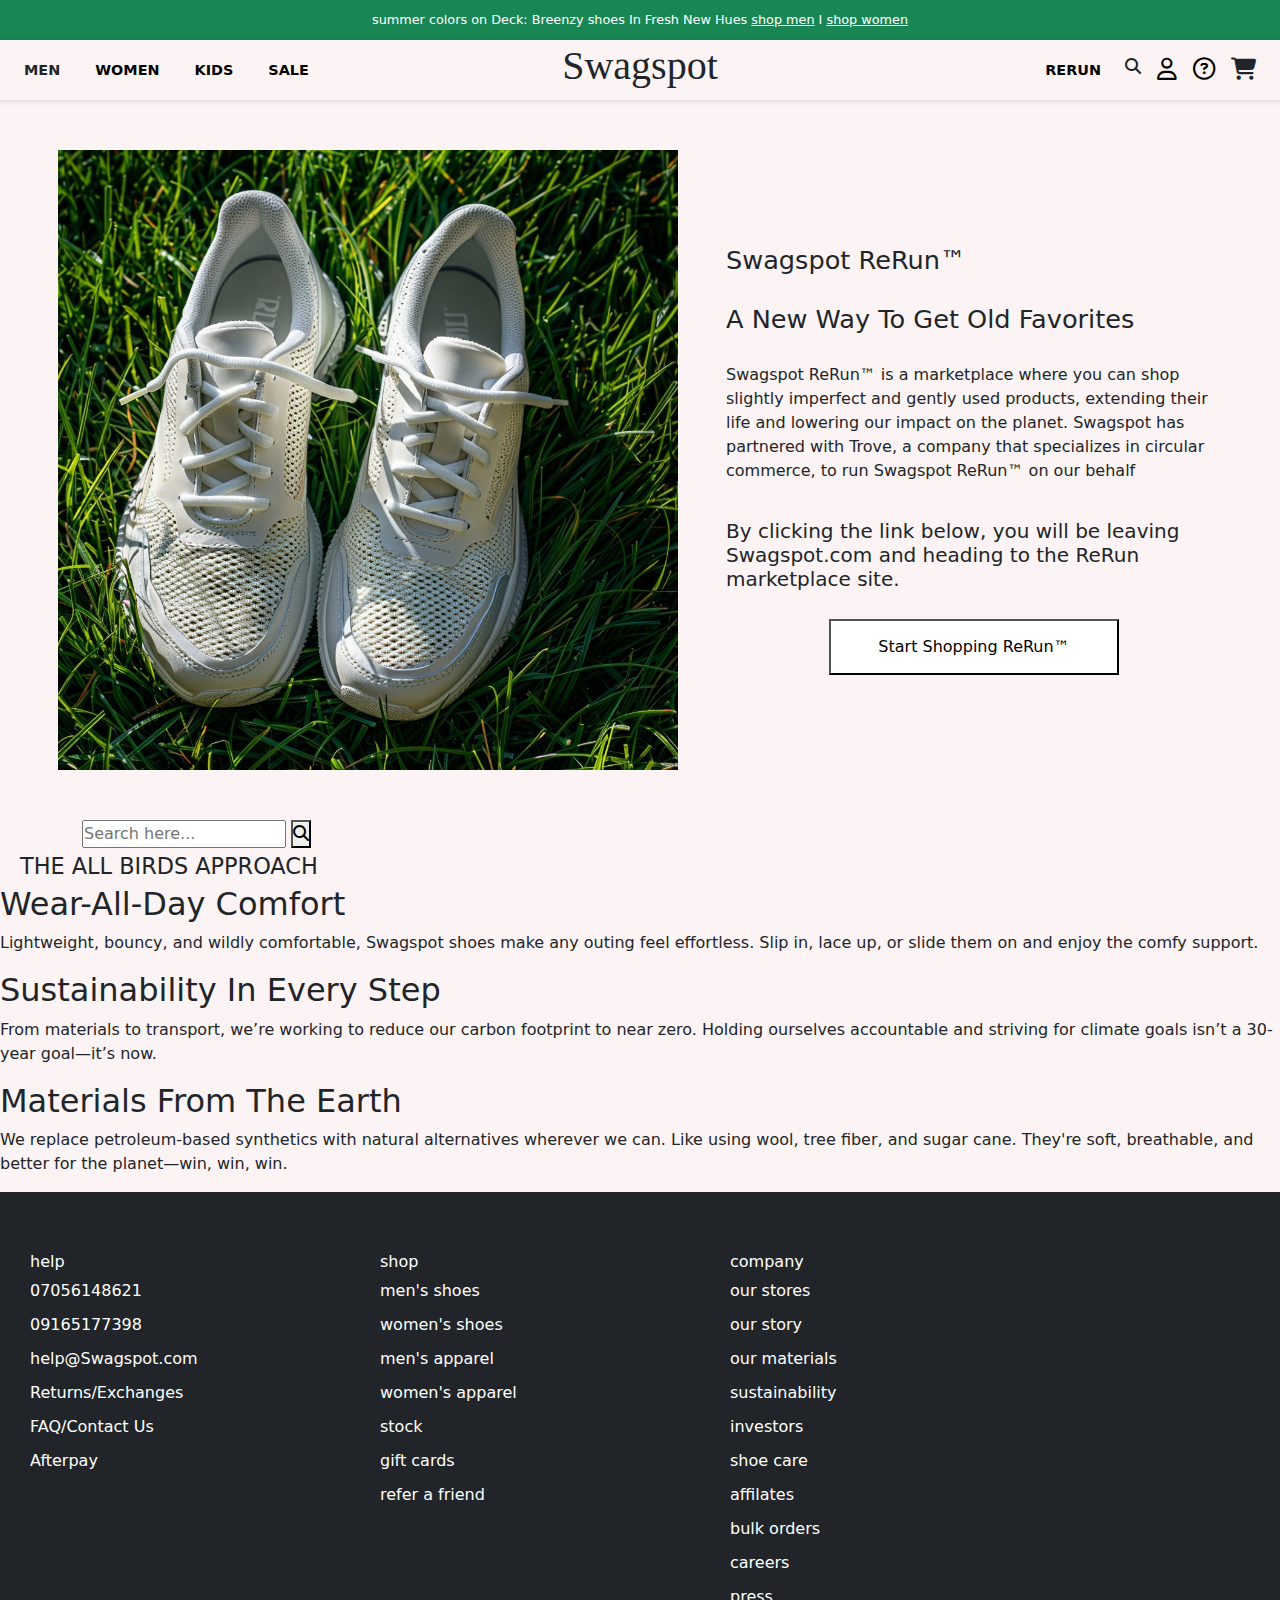
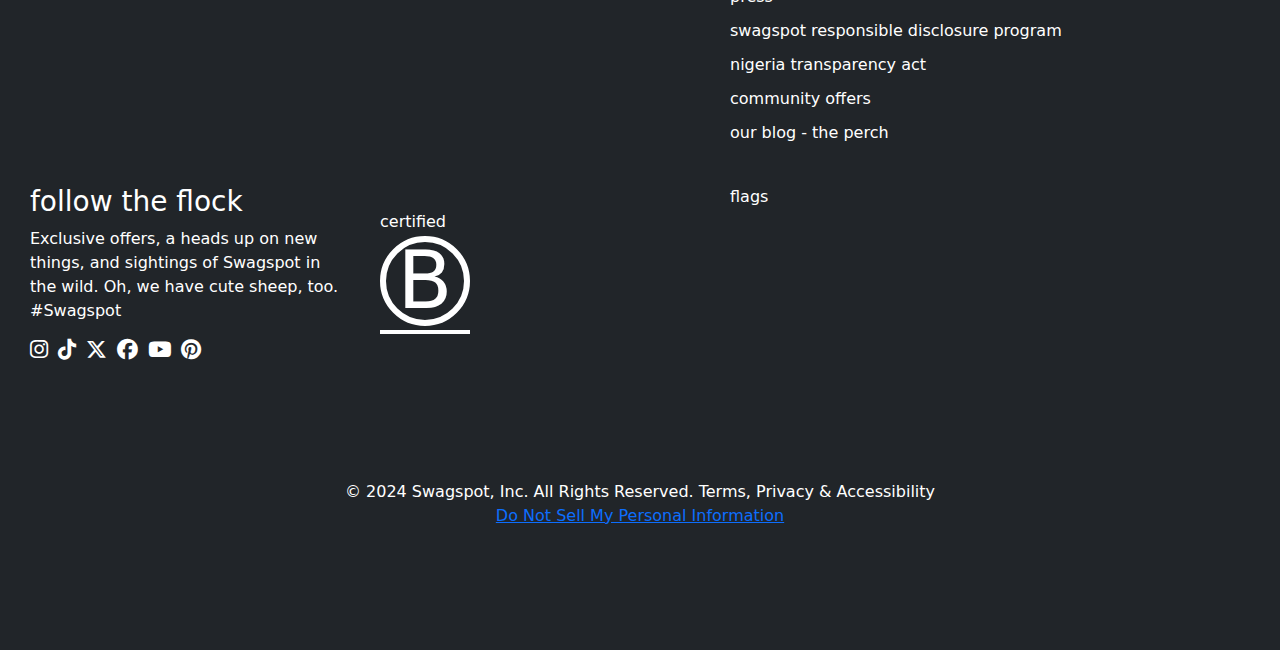
<file: rerun.htm>
<!DOCTYPE html>
<html lang="en">
  <head>
    <meta charset="UTF-8" />
    <meta name="viewport" content="width=device-width, initial-scale=1.0" />
    <title>Swagspot: World of Comfort, Beautiful Shoes</title>
    <link rel="stylesheet" href="swipper/swiper-bundle.min.css" />
    <link rel="stylesheet" href="fonts-6/css/all.css" />
    <link rel="stylesheet" href="fonts-6/webfonts/fa-brands-400.ttf" />
    <link rel="stylesheet" href="bootstrap-5.3.3-dist/css/bootstrap.min.css" />
    <link rel="stylesheet" href="styling.css" />
  </head>
  <body>
    <div class="container-fluid text-bg-success announce">
      <p>
        summer colors on Deck: Breenzy shoes In Fresh New Hues
        <a href="#" class="link">shop men</a> I
        <a href="#" class="link">shop women</a>
      </p>
      <!-- the right arrow at the first container -->
    </div>
    <div
      class="navbar-second top d-flex justify-content-between align-items-center px-4"
      id="navbar-id"
    >
      <div class="navhide">
        <nav class="d-flex navs">
          <li class="mens-btn" id="menbtn">
            <a>MEN</a>
            <div class="mens-content">
              <div class="mens-container">
                <div class="contents">
                  <ul>
                    <h6>shop</h6>
                    <li><a href="#">everyday sneakers</a></li>
                    <li><a href="#">active shoes</a></li>
                    <li><a href="#">water-repellent sneakers</a></li>
                    <li><a href="#">slips-Ons</a></li>
                    <li><a href="#">high tops</a></li>
                    <li><a href="#">hiking</a></li>
                    <li><a href="#">sale</a></li>
                    <li><a href="#">shop all</a></li>
                  </ul>
                </div>
                <div class="contents">
                  <ul>
                    <h6>bestseller</h6>
                    <li><a href="#">tree runner</a></li>
                    <li><a href="#">tree dasher 2</a></li>
                    <li><a href="#">canvas piper</a></li>
                    <li><a href="#">tree dasher relay</a></li>
                    <li><a href="#">tree lounger</a></li>
                    <li><a href="#">shop all</a></li>
                  </ul>
                </div>
                <div class="contents">
                  <ul>
                    <h6>apparel & more</h6>
                    <li><a href="#">socks</a></li>
                    <li><a href="#">underwear</a></li>
                    <li><a href="#">tees</a></li>
                    <li><a href="#">sweatshirts & sweaters</a></li>
                    <li><a href="#">hats</a></li>
                    <li><a href="#">insoles</a></li>
                    <li><a href="#">lace kitd</a></li>
                    <li><a href="#">gift cards</a></li>
                    <li><a href="#">sale</a></li>
                  </ul>
                </div>
                <div class="contents">
                  <h6>featured</h6>
                  <div class="featured-img">
                    <div class="featured-img-container">
                      <img src="SwagImgs/shoe banner 2.jpg" alt="" />
                    </div>
                    <div class="featured-img-container">
                      <img src="SwagImgs/shoe banner 2.jpg" alt="" />
                    </div>
                  </div>
                </div>
              </div>
            </div>
          </li>

          <li class="women-btn" id="womenbtn">
            <a href="#">WOMEN</a>
            <div class="womens-content">
              <div class="womens-container">
                <div class="contents">
                  <ul>
                    <h6>market</h6>
                    <li><a href="#">everyday sneakers</a></li>
                    <li><a href="#">active shoes</a></li>
                    <li><a href="#">water-repellent sneakers</a></li>
                    <li><a href="#">slips-Ons</a></li>
                    <li><a href="#">high tops</a></li>
                    <li><a href="#">hiking</a></li>
                    <li><a href="#">sale</a></li>
                    <li><a href="#">shop all</a></li>
                  </ul>
                </div>
                <div class="contents">
                  <ul>
                    <h6>bestseller</h6>
                    <li><a href="#">tree runner</a></li>
                    <li><a href="#">tree dasher 2</a></li>
                    <li><a href="#">canvas piper</a></li>
                    <li><a href="#">tree dasher relay</a></li>
                    <li><a href="#">tree lounger</a></li>
                    <li><a href="#">shop all</a></li>
                  </ul>
                </div>
                <div class="contents">
                  <ul>
                    <h6>apparel & more</h6>
                    <li><a href="#">socks</a></li>
                    <li><a href="#">underwear</a></li>
                    <li><a href="#">tees</a></li>
                    <li><a href="#">sweatshirts & sweaters</a></li>
                    <li><a href="#">hats</a></li>
                    <li><a href="#">insoles</a></li>
                    <li><a href="#">lace kitd</a></li>
                    <li><a href="#">gift cards</a></li>
                    <li><a href="#">sale</a></li>
                  </ul>
                </div>
                <div class="contents">
                  <h6>featured</h6>
                </div>
              </div>
            </div>
          </li>
          <li class="kids-btn" id="kidbtn">
            <a href="#">KIDS</a>
            <div class="kids-content">
              <div class="kids-container">
                <div class="contents">
                  <ul>
                    <h6>kids</h6>
                    <li><a href="#">everyday sneakers</a></li>
                    <li><a href="#">active shoes</a></li>
                    <li><a href="#">water-repellent sneakers</a></li>
                    <li><a href="#">slips-Ons</a></li>
                    <li><a href="#">high tops</a></li>
                    <li><a href="#">hiking</a></li>
                    <li><a href="#">sale</a></li>
                    <li><a href="#">shop all</a></li>
                  </ul>
                </div>
                <div class="contents">
                  <ul>
                    <h6>bestseller</h6>
                    <li><a href="#">tree runner</a></li>
                    <li><a href="#">tree dasher 2</a></li>
                    <li><a href="#">canvas piper</a></li>
                    <li><a href="#">tree dasher relay</a></li>
                    <li><a href="#">tree lounger</a></li>
                    <li><a href="#">shop all</a></li>
                  </ul>
                </div>
                <div class="contents">
                  <ul>
                    <h6>apparel & more</h6>
                    <li><a href="#">socks</a></li>
                    <li><a href="#">underwear</a></li>
                    <li><a href="#">tees</a></li>
                    <li><a href="#">sweatshirts & sweaters</a></li>
                    <li><a href="#">hats</a></li>
                    <li><a href="#">insoles</a></li>
                    <li><a href="#">lace kitd</a></li>
                    <li><a href="#">gift cards</a></li>
                    <li><a href="#">sale</a></li>
                  </ul>
                </div>
                <div class="contents">
                  <h6>featured</h6>
                </div>
              </div>
            </div>
          </li>
          <li><a href="#">SALE</a></li>
        </nav>
      </div>
      <button class="hamburger">
        <div class="bar"></div>
      </button>
      <div class="text-center logo">
        <h1 class="text-center">Swagspot</h1>
      </div>
      <!-- The last -->
      <div class="d-flex gap-4">
        <nav class="d-flex navs navhide">
          <li><a href="rerun.htm">RERUN</a></li>
        </nav>
        <div class="icons d-flex gap-3">
          <i class="fa fa-search search-icon navhide"></i>
          <a href="account.html"><i class="fa-regular fa-user navhide"></i></a>
          <a href="help.htm">
            <i class="fa-regular fa-circle-question navhide"></i>
          </a>
          <i class="fa fa-cart-shopping"></i>
        </div>
      </div>
      <div class="side-menu">
        <div class="side-content">
          <li class="menMenu"><a href="#">men</a></li>
          <hr />
          <li id="menbtn"><a href="#">women</a></li>
          <hr />
          <li id="menbtn"><a href="#">kids</a></li>
          <hr />
          <li><a href="rerun.htm">rerun</a></li>
          <hr />
          <li><a href="account.html">account</a></li>
          <hr />
          <li><a href="help.htm">help</a></li>
          <hr />
          <br />
          <br />
        </div>
        <div class="child-men returnMen">
          <button>
            <i class="fa fa-angle-left"></i>
            <span>mens</span>
          </button>
          <div class="child-list">
            <li><a href="#">shoes</a></li>
            <hr />
            <li><a href="#">bestsellers</a></li>
            <hr />
            <li><a href="#">apparel & more</a></li>
            <hr />
            <li><a href="#">featured</a></li>
          </div>
        </div>
      </div>
    </div>
    <!-- cart  -->
    <div class="cart-container">
      <div class="cart-header">
        <i class="fa fa-times"></i>
        <i class="fa fa-cart-shopping"></i>
      </div>
      <p>you are $75 away from free shipping</p>
      <h5>your cart is empty</h5>
      <div class="cart-line my-1"></div>
      <div class="cart-cta">
        <button>shop men</button>
      </div>
      <div class="cart-cta">
        <button>shop women</button>
      </div>
      <div class="cart-cta">
        <button>shop socks</button>
      </div>
      <div class="cart-cta">
        <button>shop men sale</button>
      </div>
      <div class="cart-cta">
        <button>shop women</button>
      </div>
    </div>
    <div
      class="container-fluid gap-5 d-flex align-items-center rerun-container"
    >
      <div class="col-md-6 rerun-img">
        <img src="SwagImgs/mobileShoe.jpg" alt="" />
      </div>
      <div class="col-md-6 rerun-txt">
        <h1>Swagspot ReRun™</h1>
        <h1>A New Way To Get Old Favorites</h1>
        <p>
          Swagspot ReRun™ is a marketplace where you can shop slightly imperfect
          and gently used products, extending their life and lowering our impact
          on the planet. Swagspot has partnered with Trove, a company that
          specializes in circular commerce, to run Swagspot ReRun™ on our behalf
        </p>
        <h5>
          By clicking the link below, you will be leaving Swagspot.com and
          heading to the ReRun marketplace site.
        </h5>
        <button class="rerun-btn">Start Shopping ReRun™</button>
      </div>
    </div>
    <!-- The search bar that di
      splay on tablet and mobile  -->
    <div class="container">
      <div class="search">
        <input type="text" placeholder="Search here..." />
        <button><i class="fa fa-search"></i></button>
      </div>
    </div>

    <div class="heading">
      <h1>the all birds approach</h1>
    </div>
    <div class="container-fluid Swagspot-txt">
      <div class="box">
        <h2>Wear-All-Day Comfort</h2>
        <p>
          Lightweight, bouncy, and wildly comfortable, Swagspot shoes make any
          outing feel effortless. Slip in, lace up, or slide them on and enjoy
          the comfy support.
        </p>
      </div>
      <div class="box">
        <h2>Sustainability In Every Step</h2>
        <p>
          From materials to transport, we’re working to reduce our carbon
          footprint to near zero. Holding ourselves accountable and striving for
          climate goals isn’t a 30-year goal—it’s now.
        </p>
      </div>
      <div class="box">
        <h2>Materials From The Earth</h2>
        <p>
          We replace petroleum-based synthetics with natural alternatives
          wherever we can. Like using wool, tree fiber, and sugar cane. They're
          soft, breathable, and better for the planet—win, win, win.
        </p>
      </div>
    </div>
    <!-- footer -->
    <div class="container-fluid footer-container m-0 text-bg-dark">
      <div class="footer-box">
        <h6>help</h6>
        <div class="box-content">
          <li><a href="#">07056148621</a></li>
          <li><a href="#">09165177398</a></li>
          <li><a href="#">help@Swagspot.com</a></li>
          <li><a href="#">Returns/Exchanges</a></li>
          <li><a href="#">FAQ/Contact Us</a></li>
          <li><a href="#">Afterpay</a></li>
        </div>
      </div>
      <div class="footer-box">
        <h6>shop</h6>
        <div class="box-content">
          <li><a href="#">men's shoes</a></li>
          <li><a href="#">women's shoes</a></li>
          <li><a href="#">men's apparel</a></li>
          <li><a href="#">women's apparel</a></li>
          <li><a href="#">stock</a></li>
          <li><a href="#">gift cards</a></li>
          <li><a href="#">refer a friend</a></li>
        </div>
      </div>
      <div class="footer-box">
        <h6>company</h6>
        <div class="box-content">
          <li><a href="#">our stores</a></li>
          <li><a href="#">our story</a></li>
          <li><a href="#">our materials</a></li>
          <li><a href="#">sustainability</a></li>
          <li><a href="#">investors</a></li>
          <li><a href="#">shoe care</a></li>
          <li><a href="#">affilates</a></li>
          <li><a href="#">bulk orders</a></li>
          <li><a href="#">careers</a></li>
          <li><a href="#">press</a></li>
          <li><a href="#">swagspot responsible disclosure program</a></li>
          <li><a href="#">nigeria transparency act</a></li>
          <li><a href="#">community offers</a></li>
          <li><a href="#">our blog - the perch</a></li>
        </div>
      </div>
      <div class="qoute">
        <h3>follow the flock</h3>
        <p>
          Exclusive offers, a heads up on new things, and sightings of Swagspot
          in the wild. Oh, we have cute sheep, too. #Swagspot
        </p>
        <div class="socials">
          <i class="fa-brands fa-instagram"></i>
          <i class="fa-brands fa-tiktok"></i>
          <i class="fa-brands fa-x-twitter"></i>
          <i class="fa-brands fa-facebook"></i>
          <i class="fa-brands fa-youtube"></i>
          <i class="fa-brands fa-pinterest"></i>
        </div>
      </div>
      <div class="certified">
        <p>certified</p>
        <div class="circle">
          <p class="bLogo">B</p>
        </div>
        <div class="underline"></div>
      </div>
      <div class="">flags</div>
      <div class="copy-write">
        <div class="copy-text">
          <p class="p">
            &copy; 2024 Swagspot, Inc. All Rights Reserved. Terms, Privacy &
            Accessibility
          </p>
          <p class="p"><a href="#">Do Not Sell My Personal Information</a></p>
        </div>
      </div>
    </div>
    <script src="scripting.js"></script>
  </body>
</html>
</file>
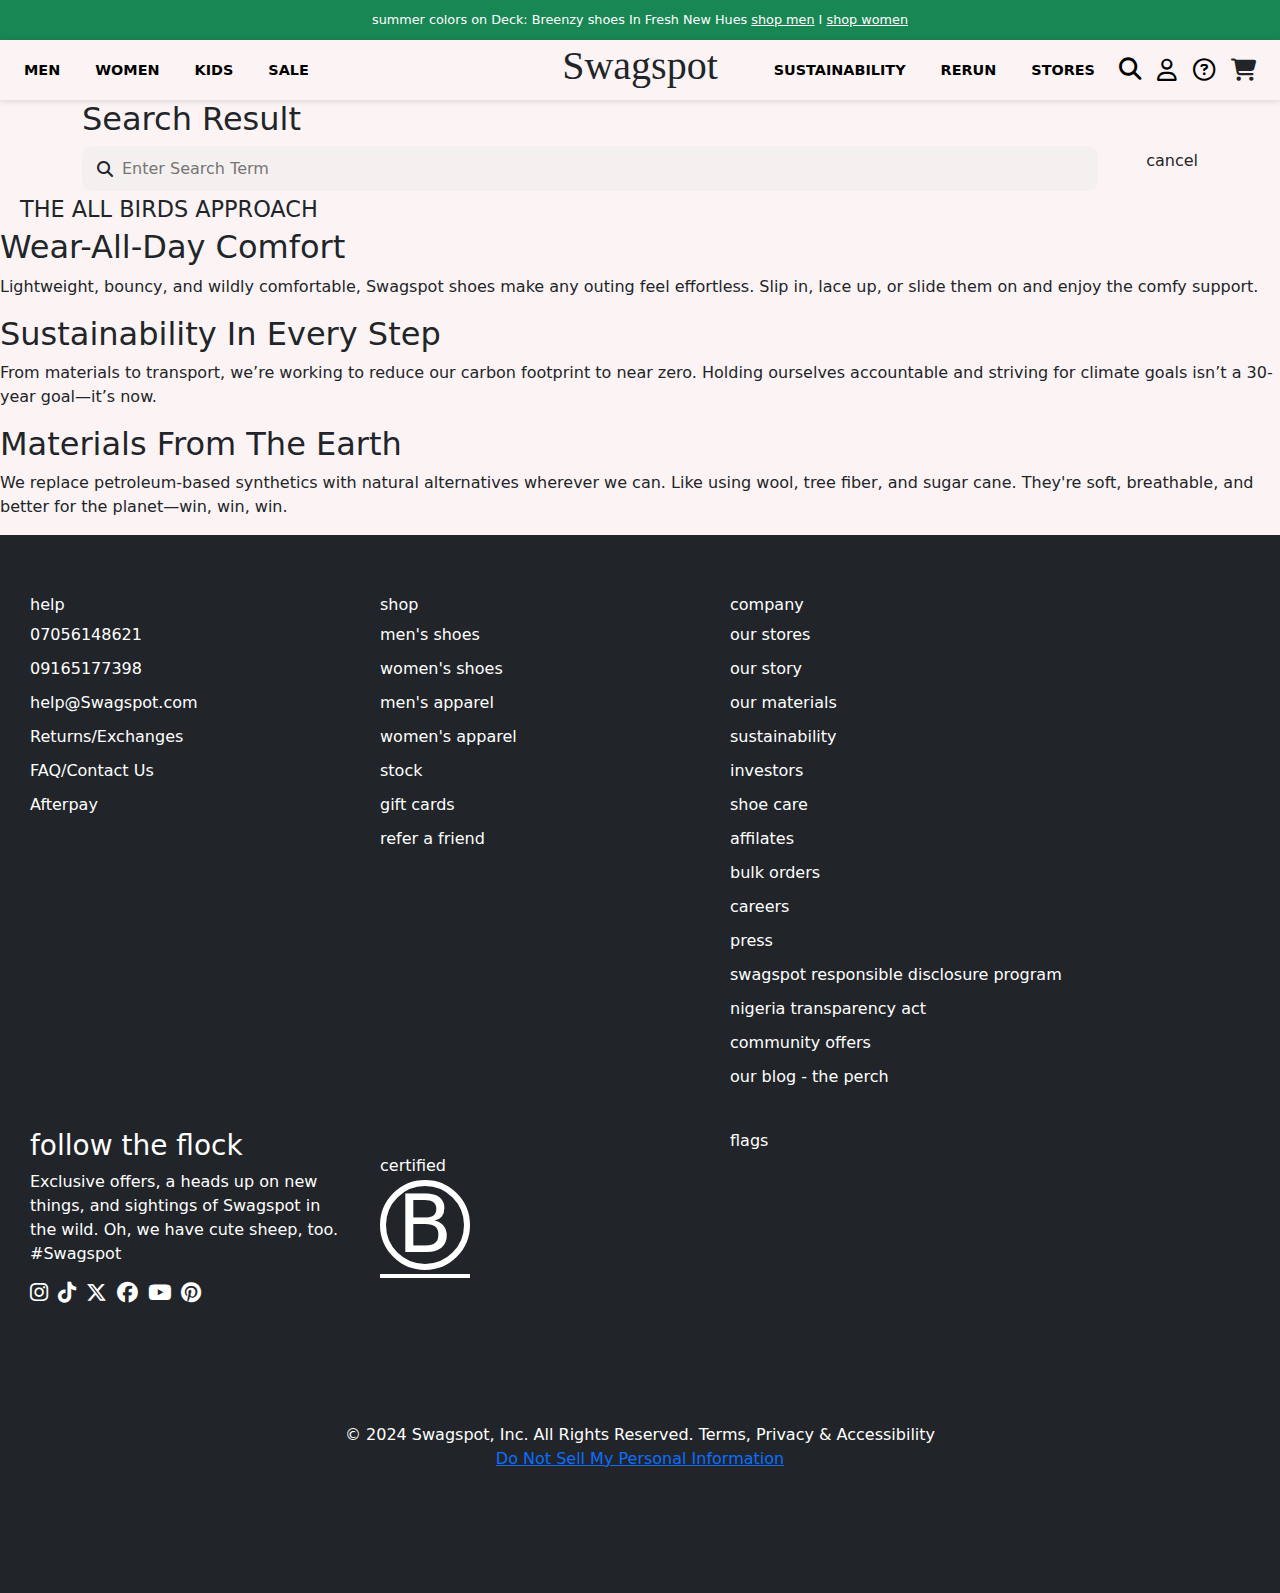
<file: search.htm>
<!DOCTYPE html>
<html lang="en">
  <head>
    <meta charset="UTF-8" />
    <meta name="viewport" content="width=device-width, initial-scale=1.0" />
    <title>Swagspot: World of Comfort, Beautiful Shoes</title>

    <link rel="stylesheet" href="swipper/swiper-bundle.min.css" />
    <link rel="stylesheet" href="bootstrap-5.3.3-dist/css/bootstrap.min.css" />
    <link rel="stylesheet" href="fonts-6/css/all.css" />
    <link rel="stylesheet" href="fonts-6/webfonts/fa-brands-400.ttf" />
    <link rel="stylesheet" href="styling.css" />
    <link
      rel="shortcut icon"
      href="SwagImgs/swag spot logo.png"
      type="image/x-icon"
    />
  </head>
  <body>
    <div class="container-fluid text-bg-success announce">
      <p>
        summer colors on Deck: Breenzy shoes In Fresh New Hues
        <a href="#" class="link">shop men</a> I
        <a href="#" class="link">shop women</a>
      </p>
      <!-- the right arrow at the first container -->
    </div>
    <div
      class="navbar-second top d-flex justify-content-between align-items-center px-4"
      id="navbar-id"
    >
      <div class="navhide">
        <nav class="d-flex align-items-center navs">
          <li class="mens-btn" id="menbtn">
            <p>MEN</p>
            <div class="mens-content">
              <div class="mens-container">
                <div class="contents">
                  <ul>
                    <h6>shop</h6>
                    <li><a href="#">everyday sneakers</a></li>
                    <li><a href="#">active shoes</a></li>
                    <li><a href="#">water-repellent sneakers</a></li>
                    <li><a href="#">slips-Ons</a></li>
                    <li><a href="#">high tops</a></li>
                    <li><a href="#">hiking</a></li>
                    <li><a href="#">sale</a></li>
                    <li><a href="#">shop all</a></li>
                  </ul>
                </div>
                <div class="contents">
                  <ul>
                    <h6>bestseller</h6>
                    <li><a href="#">tree runner</a></li>
                    <li><a href="#">tree dasher 2</a></li>
                    <li><a href="#">canvas piper</a></li>
                    <li><a href="#">tree dasher relay</a></li>
                    <li><a href="#">tree lounger</a></li>
                    <li><a href="#">shop all</a></li>
                  </ul>
                </div>
                <div class="contents">
                  <ul>
                    <h6>apparel & more</h6>
                    <li><a href="#">socks</a></li>
                    <li><a href="#">underwear</a></li>
                    <li><a href="#">tees</a></li>
                    <li><a href="#">sweatshirts & sweaters</a></li>
                    <li><a href="#">hats</a></li>
                    <li><a href="#">insoles</a></li>
                    <li><a href="#">lace kitd</a></li>
                    <li><a href="#">gift cards</a></li>
                    <li><a href="#">sale</a></li>
                  </ul>
                </div>
                <div class="contents">
                  <h6>featured</h6>
                  <div class="featured-img">
                    <div class="featured-img-container">
                      <img src="SwagImgs/shoe banner 2.jpg" alt="" />
                    </div>
                    <div class="featured-img-container">
                      <img src="SwagImgs/shoe banner 2.jpg" alt="" />
                    </div>
                  </div>
                </div>
              </div>
            </div>
          </li>

          <li class="women-btn" id="womenbtn">
            <p>WOMEN</p>
            <div class="womens-content">
              <div class="womens-container">
                <div class="contents">
                  <ul>
                    <h6>market</h6>
                    <li><a href="#">everyday sneakers</a></li>
                    <li><a href="#">active shoes</a></li>
                    <li><a href="#">water-repellent sneakers</a></li>
                    <li><a href="#">slips-Ons</a></li>
                    <li><a href="#">high tops</a></li>
                    <li><a href="#">hiking</a></li>
                    <li><a href="#">sale</a></li>
                    <li><a href="#">shop all</a></li>
                  </ul>
                </div>
                <div class="contents">
                  <ul>
                    <h6>bestseller</h6>
                    <li><a href="#">tree runner</a></li>
                    <li><a href="#">tree dasher 2</a></li>
                    <li><a href="#">canvas piper</a></li>
                    <li><a href="#">tree dasher relay</a></li>
                    <li><a href="#">tree lounger</a></li>
                    <li><a href="#">shop all</a></li>
                  </ul>
                </div>
                <div class="contents">
                  <ul>
                    <h6>apparel & more</h6>
                    <li><a href="#">socks</a></li>
                    <li><a href="#">underwear</a></li>
                    <li><a href="#">tees</a></li>
                    <li><a href="#">sweatshirts & sweaters</a></li>
                    <li><a href="#">hats</a></li>
                    <li><a href="#">insoles</a></li>
                    <li><a href="#">lace kitd</a></li>
                    <li><a href="#">gift cards</a></li>
                    <li><a href="#">sale</a></li>
                  </ul>
                </div>
                <div class="contents">
                  <h6>featured</h6>
                </div>
              </div>
            </div>
          </li>
          <li class="kids-btn" id="kidbtn">
            <p>KIDS</p>
            <div class="kids-content">
              <div class="kids-container">
                <div class="contents">
                  <ul>
                    <h6>kids</h6>
                    <li><a href="#">everyday sneakers</a></li>
                    <li><a href="#">active shoes</a></li>
                    <li><a href="#">water-repellent sneakers</a></li>
                    <li><a href="#">slips-Ons</a></li>
                    <li><a href="#">high tops</a></li>
                    <li><a href="#">hiking</a></li>
                    <li><a href="#">sale</a></li>
                    <li><a href="#">shop all</a></li>
                  </ul>
                </div>
                <div class="contents">
                  <ul>
                    <h6>bestseller</h6>
                    <li><a href="#">tree runner</a></li>
                    <li><a href="#">tree dasher 2</a></li>
                    <li><a href="#">canvas piper</a></li>
                    <li><a href="#">tree dasher relay</a></li>
                    <li><a href="#">tree lounger</a></li>
                    <li><a href="#">shop all</a></li>
                  </ul>
                </div>
                <div class="contents">
                  <ul>
                    <h6>apparel & more</h6>
                    <li><a href="#">socks</a></li>
                    <li><a href="#">underwear</a></li>
                    <li><a href="#">tees</a></li>
                    <li><a href="#">sweatshirts & sweaters</a></li>
                    <li><a href="#">hats</a></li>
                    <li><a href="#">insoles</a></li>
                    <li><a href="#">lace kitd</a></li>
                    <li><a href="#">gift cards</a></li>
                    <li><a href="#">sale</a></li>
                  </ul>
                </div>
                <div class="contents">
                  <h6>featured</h6>
                </div>
              </div>
            </div>
          </li>
          <li><p>SALE</p></li>
        </nav>
      </div>
      <button class="hamburger">
        <div class="bar"></div>
      </button>
      <div class="text-center logo">
        <h1 class="text-center">Swagspot</h1>
      </div>
      <!-- The last -->
      <div class="d-flex gap-4">
        <nav class="d-flex navs navhide">
          <li><a href="#">SUSTAINABILITY</a></li>
          <li><a href="rerun.htm">RERUN</a></li>
          <li><a href="#">STORES</a></li>
        </nav>
        <div class="icons d-flex align-items-center gap-3">
          <a href="search.htm">
            <i class="fa fa-search"></i>
          </a>
          <a href="account.html"><i class="fa-regular fa-user navhide"></i></a>
          <a href="help.htm">
            <i class="fa-regular fa-circle-question navhide"></i>
          </a>
          <i class="fa fa-cart-shopping"></i>
        </div>
      </div>

      <div class="side-menu">
        <div class="side-content">
          <li class="menMenu"><a href="#">men</a></li>
          <hr />
          <li class="womenMenu"><a href="#">women</a></li>
          <hr />
          <li class="kidMenu"><a href="#">kids</a></li>
          <hr />
          <li><a href="#">socks</a></li>
          <hr />
          <li><a href="rerun.htm">rerun</a></li>
          <hr />
          <li><a href="account.html">account</a></li>
          <hr />
          <li><a href="help.htm">help</a></li>
          <hr />
          <br />
          <br />
          <br />
        </div>
        <div class="child-men">
          <button class="closeMen">
            <i class="fa fa-angle-left"></i>
            <span>mens</span>
          </button>
          <div class="child-list">
            <li><a href="#">shoes</a></li>
            <hr />
            <li><a href="#">bestsellers</a></li>
            <hr />
            <li><a href="#">apparel & more</a></li>
            <hr />
            <li><a href="#">featured</a></li>
          </div>
        </div>
        <div class="child-women">
          <button class="closeWomen">
            <i class="fa fa-angle-left"></i>
            <span>womens</span>
          </button>
          <div class="child-list">
            <li><a href="#">shoes</a></li>
            <hr />
            <li><a href="#">bestsellers</a></li>
            <hr />
            <li><a href="#">apparel & more</a></li>
            <hr />
            <li><a href="#">featured</a></li>
          </div>
        </div>
        <div class="child-kid">
          <button class="closeKid">
            <i class="fa fa-angle-left"></i>
            <span>kids</span>
          </button>
          <div class="child-list">
            <li><a href="#">shoes</a></li>
            <hr />
            <li><a href="#">bestsellers</a></li>
            <hr />
            <li><a href="#">apparel & more</a></li>
            <hr />
            <li><a href="#">featured</a></li>
          </div>
        </div>
      </div>
    </div>
    <!-- cart  -->
    <div class="cart-container">
      <div class="cart-header">
        <i class="fa fa-times"></i>
        <i class="fa fa-cart-shopping"></i>
      </div>
      <p>you are $75 away from free shipping</p>
      <h5>your cart is empty</h5>
      <div class="cart-line my-1"></div>
      <div class="cart-cta">
        <button>shop men</button>
      </div>
      <div class="cart-cta">
        <button>shop women</button>
      </div>
      <div class="cart-cta">
        <button>shop socks</button>
      </div>
      <div class="cart-cta">
        <button>shop men sale</button>
      </div>
      <div class="cart-cta">
        <button>shop women</button>
      </div>
    </div>
    <div class="container">
      <h2>Search Result</h2>
      <form action="#">
        <div class="search-form">
          <div class="search-field">
            <input type="text" placeholder="Enter Search Term" name="" id="" />
            <i class="fa fa-search"></i>
          </div>
          <p>cancel</p>
        </div>
      </form>
    </div>
    <div class="heading">
      <h1>the all birds approach</h1>
    </div>
    <div class="container-fluid Swagspot-txt">
      <div class="box">
        <h2>Wear-All-Day Comfort</h2>
        <p>
          Lightweight, bouncy, and wildly comfortable, Swagspot shoes make any
          outing feel effortless. Slip in, lace up, or slide them on and enjoy
          the comfy support.
        </p>
      </div>
      <div class="box">
        <h2>Sustainability In Every Step</h2>
        <p>
          From materials to transport, we’re working to reduce our carbon
          footprint to near zero. Holding ourselves accountable and striving for
          climate goals isn’t a 30-year goal—it’s now.
        </p>
      </div>
      <div class="box">
        <h2>Materials From The Earth</h2>
        <p>
          We replace petroleum-based synthetics with natural alternatives
          wherever we can. Like using wool, tree fiber, and sugar cane. They're
          soft, breathable, and better for the planet—win, win, win.
        </p>
      </div>
    </div>
    <!-- footer -->
    <div class="container-fluid footer-container text-bg-dark">
      <div class="footer-box">
        <h6>help</h6>
        <div class="box-content">
          <li><a href="#">07056148621</a></li>
          <li><a href="#">09165177398</a></li>
          <li><a href="#">help@Swagspot.com</a></li>
          <li><a href="#">Returns/Exchanges</a></li>
          <li><a href="#">FAQ/Contact Us</a></li>
          <li><a href="#">Afterpay</a></li>
        </div>
      </div>
      <div class="footer-box">
        <h6>shop</h6>
        <div class="box-content">
          <li><a href="#">men's shoes</a></li>
          <li><a href="#">women's shoes</a></li>
          <li><a href="#">men's apparel</a></li>
          <li><a href="#">women's apparel</a></li>
          <li><a href="#">stock</a></li>
          <li><a href="#">gift cards</a></li>
          <li><a href="#">refer a friend</a></li>
        </div>
      </div>
      <div class="footer-box">
        <h6>company</h6>
        <div class="box-content">
          <li><a href="#">our stores</a></li>
          <li><a href="#">our story</a></li>
          <li><a href="#">our materials</a></li>
          <li><a href="#">sustainability</a></li>
          <li><a href="#">investors</a></li>
          <li><a href="#">shoe care</a></li>
          <li><a href="#">affilates</a></li>
          <li><a href="#">bulk orders</a></li>
          <li><a href="#">careers</a></li>
          <li><a href="#">press</a></li>
          <li><a href="#">swagspot responsible disclosure program</a></li>
          <li><a href="#">nigeria transparency act</a></li>
          <li><a href="#">community offers</a></li>
          <li><a href="#">our blog - the perch</a></li>
        </div>
      </div>
      <div class="qoute">
        <h3>follow the flock</h3>
        <p>
          Exclusive offers, a heads up on new things, and sightings of Swagspot
          in the wild. Oh, we have cute sheep, too. #Swagspot
        </p>
        <div class="socials">
          <i class="fa-brands fa-instagram"></i>
          <i class="fa-brands fa-tiktok"></i>
          <i class="fa-brands fa-x-twitter"></i>
          <i class="fa-brands fa-facebook"></i>
          <i class="fa-brands fa-youtube"></i>
          <i class="fa-brands fa-pinterest"></i>
        </div>
      </div>
      <div class="certified">
        <p>certified</p>
        <div class="circle">
          <p class="bLogo">B</p>
        </div>
        <div class="underline"></div>
      </div>
      <div class="">flags</div>
      <div class="copy-write">
        <div class="copy-text">
          <p class="p">
            &copy; 2024 Swagspot, Inc. All Rights Reserved. Terms, Privacy &
            Accessibility
          </p>
          <p class="p"><a href="#">Do Not Sell My Personal Information</a></p>
        </div>
      </div>
    </div>

    <script src="scripting.js"></script>
  </body>
</html>
</file>
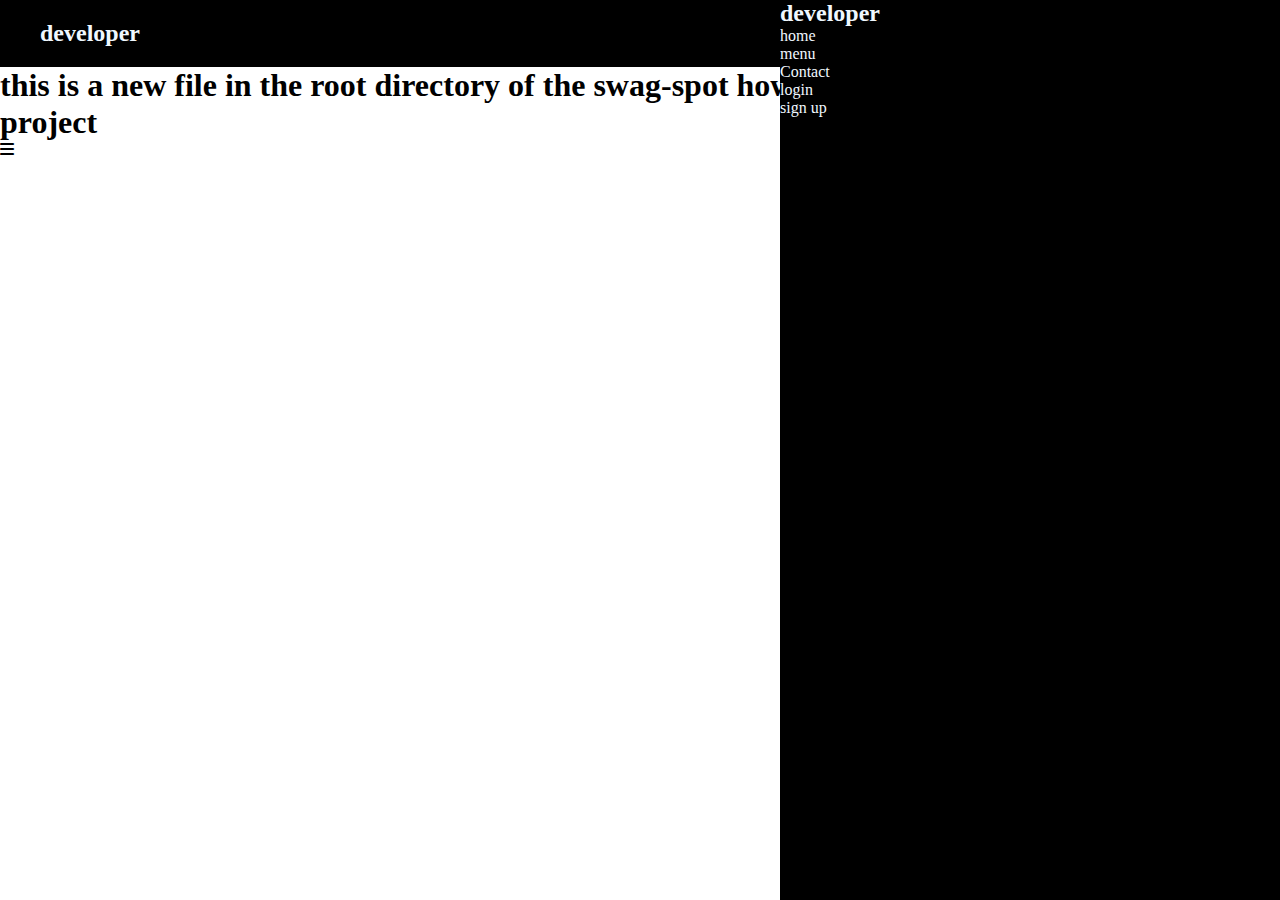
<file: testingBranch.html>
<!DOCTYPE html>
<html lang="en">
  <head>
    <meta charset="UTF-8" />
    <meta name="viewport" content="width=device-width, initial-scale=1.0" />
    <title>Document</title>
    <link rel="stylesheet" href="fonts-6/css/all.css" />
    <link rel="stylesheet" href="fonts-6/css/all.min.css" />
    <style>
      * {
        margin: 0;
        padding: 0;
        box-sizing: border-box;
      }
      nav {
        color: aliceblue;
        background: #000;
        padding: 20px 40px;
        display: flex;
        justify-content: space-between;
        align-items: center;
      }
      nav .navs a,
      .side-navs a {
        text-decoration: none;
        color: aliceblue;
      }
      .navs {
        gap: 15px;
        display: flex;
      }
      .navs li,
      .side-navs li {
        list-style: none;
      }
      .sidebar {
        display: flex;
        flex-direction: column;
        position: fixed;
        inset: 0 0 0 auto;
        background: #000;
        width: 500px;
        color: aliceblue;
      }
    </style>
  </head>
  <body>
    <nav>
      <h2>developer</h2>
      <div class="navs">
        <li><a href="#">home</a></li>
        <li><a href="#">menu</a></li>
        <li><a href="#">Contact</a></li>
        <li><a href="#">login</a></li>
      </div>
    </nav>
    <div class="sidebar">
      <h2>developer</h2>
      <div class="side-navs">
        <li><a href="#">home</a></li>
        <li><a href="#">menu</a></li>
        <li><a href="#">Contact</a></li>
        <li><a href="#">login</a></li>
        <li><a href="#">sign up</a></li>
      </div>
    </div>
    <h1>
      this is a new file in the root directory of the swag-spot however, it does
      not affect the main project
    </h1>
    <i class="fa fa-bars"></i>
  </body>
</html>
</file>
<file: styling.css>
* {
    margin: 0;
    padding: 0;
    box-sizing: border-box;
    list-style: none;
}

.container-fluid {
    margin: 0;
    padding: 0;
}

body {

    background-color: rgb(252, 244, 244);
}
body .container-fluid {
    width: 100%;
}
/* the first container */
.announce {
    height: 40px;
    display: block;
}
.announce p {
    text-align: center;
    line-height: 40px;
    font-size: 0.8em;
    font-weight: 500;
}
.link {
    color: #fff;
}
/* the arrow angle in the announcement bar */

.angle {
    display: inline-block;
    position: absolute;
    top: 50%;
    right: 200px;
    transform: translateY(-50%);
    cursor: pointer;
}
.navhide {
    display: block;
}
.navbar-second {
    height: 60px;
    display: flex;
    position: relative;
    align-items: center;
    box-shadow: 0 1px 5px 1px rgba(0, 0, 0, 0.1);
}
.cart-container {
    width: 50vw;
    height: 100vh;
    background-color: white;
    position: fixed;
    top: 0;
    right: -100%;
    z-index: 1003;
    transition: all ease-in-out 0.6s;
    display: flex;
    flex-direction: column;
    align-items: center;
    overflow-y: scroll;
    visibility: hidden;
}
.cart-header {
    padding: 20px 10px;
    display: flex;
    align-items: center;
}
.fa-times {
    left: 20px;
    position: absolute;
    font-size: 5em;
}

.fa-times, .cart-container .fa-cart-shopping, .fa-cart-shopping {
    font-size: 1.4em;
    cursor: pointer;
}
.cart-container.open-cart {
    right: 0;
    visibility: visible;
}
.cart-line {
    width: 90%;
    height: 4px;
    display: block;
    background-color: yellow;
}
.cart-cta {
    width: 80%;
    max-width: 250px;
}
.cart-cta button {
    width: 100%;
    padding: 14px;
    margin-bottom: 18px;
    background-color: #fff;
    border: 3px solid #000;
}
.cart-cta button:hover {
    background: #000;
    color: #fff;
}
.mens-btn {
    cursor: pointer;
}
.mens-content, .womens-content, .kids-content, .socks-content, .sustain-content {
    visibility: hidden;
    width: 100%;
    top: 100%;
    right: 0;
    margin-top: 80px;
    z-index: 1002;
    position: absolute;
    margin: 0;
    height: 0vh;
    background-color: white;
    color: black;
    text-transform: capitalize;
    transition: ease-in .2s;
    display: flex;
    justify-content: center;
}
.contents ul {
    display: flex;
    flex-direction: column;
    gap: 12px;
}
.contents ul li {
    list-style: none;
}
.contents a {
    text-decoration: none;
    color: #000;
}
.contents ul li a:hover {
    border-bottom: 1px solid white;
} 
.featured-img {
    width: 100%;
    display: flex;
    gap: 30px;
    flex-direction: column;
}
.featured-img-container {
    width: 80%;
}
.featured-img-container img {
    width: 100%;
}
.mens-container, .womens-container, .kids-container{
    padding: 0;
    margin-top: 50px;
    width: 90%;
    display: grid;
    top: -100%;
    grid-template-columns: repeat(3, 300px) 1fr;
}
.sustain-container {
    padding: 0;
    margin-top: 50px;
    width: 90%;
    display: grid;
    grid-template-columns: repeat(2, 300px) ;
    justify-content: center;
}
.contents {
    display: flex;
    flex-direction: column;
}
.sustain-content.reveal {
    visibility: visible;
    height: 80vh;
}
.mens-content.reveal {
    visibility: visible;
    height: 80vh;
}
.womens-content.reveal {
    visibility: visible;
    height: 80vh;
}
.kids-content.reveal {
    visibility: visible;
    height: 80vh;
}
.socks-content.reveal {
    visibility: visible;
    height: 80vh;
}

.help-container {
    height: 100vh;
    display: flex;
    flex-direction: column;
    justify-content: center;
    align-items: center;
}

.side-menu {
    position: absolute;
    width: 100%;
    height: 0;
    display: none;
    top: 100%;
    background-color: #fff;
    bottom: 0;
    visibility: hidden;
    right: 0;
    transition: all ease-in-out 0.5s;
    overflow-y: scroll;
}
.side-menu span {
    text-transform: uppercase;
}
.side-menu li {
    text-transform: uppercase;
    cursor: pointer;
}
.side-menu.show {
    height: 100vh;
    z-index: 110;
    visibility: visible;
}
.side-menu .side-content {
    left: 0%;
    position: relative;
    top: 0%;
    right: 0;
    transition: all ease-in-out 0.5s;
}
.side-content li, .child-list li {
    padding-left: 30px;
}
.child-men, .child-women, .child-kid, .child-sustain {
    position: absolute;
    width: 100%;
    right: -100%;
    top: 0;
    transition: all ease-in 0.5s;
}
.side-child {
    display: flex;
    justify-content: space-between;
    align-items: center;
    padding-right: 30px;
}
.side-content a, .child-list a {
    text-decoration: none;
    color: #000;
}
.side-content.hidden {
    background-color: #555;
    left: -100%;
    transition: all ease-in 0.5s;
}
.child-men.reveal, .child-women.reveal, .child-kid.reveal, .child-sustain.reveal {
    right: 0%;
    width: 100%;
}
.side-menu button {
    width: 100%;
    height: 60px;
    display: flex;
    justify-content: center;
    align-items: center;
    border: none;
    background-color: #555;
    color: #eee;
    position: relative;
}
.side-menu button .fa-angle-left {
    position: absolute;
    left: 20px;
    top: 50%;
    transform: translateY(-50%);
}
.fixed {
    position: fixed;
    top: 0;
    right: 0;
    left: 0;
    z-index: 100;
    background-color: #fff;
}
.slide-down {
    position: fixed;
    width: 100%;
    height: 100vh;
    background-color: green;
}
.container-img {
    background-image: url('SwagImgs/cover5.jpeg');
    background-size: cover;
    display: flex;
    justify-content: center;
    align-items: center;
    flex-direction: column;
    padding: 50px 0;
}
.container-img h3 {
    text-align: center;
    padding-top: 80px;
}

.hamburger {
    width: 30px;
    height: 30px;
    outline: none;
    background: none;
    border: none;
    display: none;
}
.hamburger .bar, .hamburger:before, .hamburger:after {
    width: 100%;
    height: 2px;
    display: block;
    content: '';
    margin: 6px 0;
    display: flex;
    background: black;
    transition: 0.5s;
}
.hamburger.isActive:before {
    transform: translate(1px, 10px) rotate(-45deg);
}
.hamburger.isActive:after {
    transform: translate(1px, -6px) rotate(45deg);
}
.hamburger.isActive .bar {
    opacity: 0;
}
.banner {
    position: relative;
}
.banner-content-2 {
    position: absolute;
    bottom: 0;
    right: 0;
    padding: 40px;
    display: flex;
    flex-direction: column;
    align-items: flex-end;
}
.banner-content-2 p {
    width: 300px;
    font-size: 0.9em;
    color: white;
    text-align: right;
}
.banner-content-1 {
    right: 0px;
    position: absolute;
    text-align: right;
    top: 0px;
    display: flex;
    flex-direction: column;
    color: #fff;
    padding: 10px;
    align-items: flex-end;
}
.banner-btns {
    display: flex;
    gap: 10px;
}
.banner-btns button {
    padding: 9px 15px;
}
.small-line {
    width: 50px;
    display: inline;
    left: 0;
    height: 4px;
    
    background-color: rgb(88, 170, 6);
}
.banner-feature {
    position: absolute;
    bottom: 0;
    left: 0;
    color: #000;
    background-color: #fff;
    padding: 22px;
    margin: 5%;
}
.container.features-replace {
    justify-content: center;
    align-items: center;
    height: 40px;
    padding-top: 15px;
    line-height: 40px;
    flex-direction: row;
    gap: 20px;
    text-transform: capitalize;
    display: none;
}
@media screen and (max-width: 980px) {
    .container.features-replace {
        display: flex;
    }
    .banner-feature {
        display: none;
    }
}
.banner-feature a {
    text-decoration: none;
    color: #000;
}
@media screen and (max-width: 765px) {
    .banner-content-1 {
        width: 100%;
        font-weight: 1.8em;
        align-items: center;
        gap: 4px;
    }
    .container.features-replace {
        gap: 10px;
    }
    .small-line {
        width: 120px;
    }
    .banner-content-1 h1 {
        font-size: 4.5em;
        font-weight: bold;
    }
    .banner-content-1 h3 {
        font-size: 2.5em;
        font-weight: 500;
    }
    .banner-content-1 h4 {
        font-size: 1.8em;
        font-weight: 500;
    }
    .banner-content-2 {
        width: 100%;
        align-items: center;
        padding: 20px;
    }
    .banner-content-2 .banner-btns {
        width: 100%;
    }
    .banner-content-2 p {
        text-align: center;
        width: 100%;
        padding: 6px 4px;
        background: #000;
    }
    .banner-btns button {
        width: 100%;
    }

}

.banner-con img {
    width: 100%;
}

.navs {
    gap: 35px;
    list-style: none;
}
.navs li p {
    cursor: pointer;
}
.logo {
    margin: 0 auto;
    position: absolute;
    font-family: cursive;
    top: 50%;
    font-size: 1em;
    display: inline-block;
    left: 50%;
    transform: translate(-50%, -50%);
}


nav > li > p {
    text-decoration: none;
    font-size: 0.9em;
    font-weight: 700;
    color: black;
    height: 100%;
    align-items: center;
    line-height: 60px;
    margin:  auto 0;
}
.navs li a {
    text-decoration: none;
    font-size: 0.9em;
    font-weight: 700;
    color: black;
}
nav {
    align-items: center;
}
.icons a {
    text-decoration: none;
    color: #000;
    font-size: 1.4em;
}
.last {
    padding-right: 30px;
}
.banner-con {
    width: 90%;
    margin: 40px auto;
    display: flex;
    background: #000;
    position: relative;
    align-items: center;
}
.banner-stuff {
    position: absolute;
    color: #fff;
    top: 50%;
    width: 100%;
    transform: translateY(-50%);
    display: flex;
    justify-content: space-between;
    align-items: center;
}
.bg-shoe {
    width: 100%;
    height: 500px;
    background-image: url('SwagImgs/shoe\ banner\ 2.jpg');
    overflow: hidden;
}
.small-banner {
    display: flex;
    gap: 10px;
}
.small-banner .col {
    position: relative;
    overflow: hidden;
}
.small-banner .col img {
    transition: 0.6s;
    width: 100%;
    height: 100%;
}
.small-banner .col:hover img {
    transform: scale(1.05);
}
.col-title {
    position: absolute;
    display: block;
    z-index: 98;
    top: 40px;
    color: #fff;
    left: 50%;
    transform: translateX(-50%);
}
.col-title h2 {
    font-weight: 700;
    text-transform: capitalize;
}
.col-title p {
    font-size: 1.1em;
    text-transform: capitalize;
}
.col-btns {
    position: absolute;
    bottom: 50px;
    display: none;
    justify-content: center;
    left: 50%;
    transform: translateX(-50%);
    gap: 10px;
    align-items: center;
}
.small-banner .col:hover .col-btns {
    display: flex;
}
.small-banner .col:hover .col-title {
    display: block;
    z-index: 98;
}
.col-btns button{
    padding: 8px 30px;
}
@media screen and (max-width: 755px) {
    .features {
        display: none;
    }
    .banner-stuff {
        display: none;
    }
    .small-banner {
        flex-direction: column;
    }
    .btns button {
        height: 15px;
        padding: 11px 15px 11px 15px !important;
        font-size: 15px ;
        line-height: 6px;
    }
}
.features {
    background-color: #fff;
    position: absolute;
    right: 20px;
    left: 0;
}
.features h5 {
    color: #000;
    width: 160px;
}
.features a {
    text-decoration: none;
    color: #000;
}
/* .banner-con .ctas {
    position: absolute;
    flex-direction: column;
    align-items: flex-end;
    display: flex;
    right: 30px;
}
.ctas h1 {
    color: #fff;
    font-weight: 800;
    font-size: 2.9em;
    font-family: serif;
}
.ctas h6 {
    color: #fff;
    font-weight: 700;
} */
.btns {
    display: flex;
    gap: 30px;
}
.btns button {
    padding: 20px 16px;
    font-weight: 400;
    transition: 0.5s;
}
.btns button:hover {
    color: #fff;
    background: #000;
}
.slidecontainer{
    width: 95%;
    display: flex;
    margin: 0 auto;
    overflow-x: hidden;
}

@keyframes fade {
    0% {
        opacity: 0.2;
    }
    100% {
        opacity: 1;
    }
}
.box .img {
    width: 310px;
    height: 310px;
    border-radius: 20px;
    animation: fade .4s forwards;
}
.scrollNav {
    align-self: center;
    margin-bottom: 20px;
}

/* The original styling for the banner */

.slider-container {
    height: 300px;
    width: 900px;
    display: flex;
    flex-wrap: wrap;
    scroll-snap-type:X mandatory;
    overflow-x: hidden;
    overflow-y: hidden;
}
.slide-img {
    width: 250px;
    height: 300px;
    display: block;
    object-fit: contain;
}
.slide-img img {
    width: 100%;
    display: block;
}
.slide {
    width: 900px;
  display: flex;
  gap: 50px;
    scroll-snap-align: start;
}
.line {
    width: 96%;
    height: 2px;
    background-color: gray;
    margin: 0 auto;
}
.green {
    color: green;
}
.container-fluid img {
    width: 100%;
}
.shoe-container {
    max-width: 1024px;
    width: 100vw;
    gap: 10px;
    background-color: #000;

}
.rerun-container {
    justify-content: center;
    padding: 20px;
    margin-bottom: 30px;
    margin-top: 30px;
}
.rerun-container h1 {
    font-size: 1.6em;
    display: block;
}
.rerun-img {
    object-fit: contain;
}
.rerun-txt {
    display: flex;
    flex-direction: column;
    flex-wrap: wrap;
    width: 40%;
    gap: 20px;

}
.rerun-btn {
    width: 290px;
    background-color: #fff;
    padding: 14px 0;
    align-self: center;
    transition: all ease-in-out 0.4s;
}
.rerun-btn:hover {
    background-color: #000;
    color: #fff;
}
@media screen and (max-width: 779px) {
    .rerun-container {
        flex-direction: column;
        padding: 10px;
    }
    .rerun-img, .rerun-txt {
        width: 100%;
        text-align: center;
    }
}
.shoe-container .show-shoe {
    width: 400px;
    height: 500px;
    margin: 20px;
}
/* swiper demo styling  */

.swiper {
    width: 100%;
  }


.container-fluid img {
    width: 100%;
}

/*  d-flex flex-column gap-2 align-items-start justify-content-center */

.buttons {
    gap: 25px;
}
.buttons button {
    padding: 10px 36px;
    font-weight: 700;
    font-size: 15px;
    border: 2px solid #000;
}
.col-6 p {
    font-weight: 400;
}
.buttons button:hover {
    background: #fff !important;
    color: #000 !important;
    border: 2px solid #000;
}
.arrival-txt {
    font-family: Verdana, Geneva, Tahoma, sans-serif;
    font-weight: 600;
}

.swiper {
    width: 100%;
}
.arrival {
    width: 400px;
    display: block;
    color: #000; 
    border: 1px solid #000;
    height: auto;
    box-shadow: 5px 0px 5px rgba(0, 0, 0, .5);
}
.swiper-slide img {
    width: 100%;
    display: block;
}
.swiper-slide .swiper-txt {
    color: #000;
    display: block;
    padding: 10px;
}
@media screen and (max-width:1100px) {
    .navhide {
        display: none !important;
    }
   .navs {
    display: none;
   }
  .icons {
    justify-content: end;
  }
  .hamburger {
    display: block;
  }
  .side-menu {
    display: block;
  }
}

@media screen and (max-width:500px) {
    .swiper-slide {
        width: 260px;
    }
    .swiper-slide img {
        width: 100%;
    }
    .banner-content-1 h1 {
        font-size: 1.6em;
    }
    .icons .fa-search {
        display: none;
    }
}
.showcase-container {
    display: flex;
    gap: 5px;
    justify-content: center;
    padding: 60px;
}
.showcase {
    display: flex;
    flex-wrap: wrap;
    gap: 5px;
}

.image {
    overflow: hidden;
}
.image img {
    transition: 0.3s;
}
.image img:hover {
    transform: scale(1.2);
}
.show-card {
    width: 300px;
    height: 300px;
    position: relative;
}

.show-img {
    width: 100%;
    height: 100%;
    position: absolute;
    overflow: hidden;
}
.show-img img {
    transition: .5s;
    position: absolute;
}
.show-card:hover img {
    transform: scale(1.1);
}
.show-details {
    width: 100%;
    height: 30px;
    display: flex;
    align-items: center;
    align-content: center;
    justify-content: space-between;
    background-color: brown;
}
.show-cover {
    width: 100%;
    height: 100%;
    display: none;
    background: rgba(0, 0, 0, .5);
    position: absolute;
    transition: 0.5s;
}
.show-details p {
    margin-top: auto;
}
.show-info {
    position: absolute;
    bottom: 0;
    width: 100%;
    padding: 10px;
}
.shoecard {
    overflow: hidden;
    transition: all ease-in-out 0.3s;
}
.shoecard .show-btns {
    position: absolute;
    display: none;
    flex-direction: column;
    justify-content: space-between;
    margin-bottom: 10px;
    height: 100px;
    top: 50%;
    left: 50%;
    transform: translate(-50%, -50%);
}
.show-btns button {
    width: 180px;
    padding: 8px 4px;
    display: block;
    background-color: #fff;
}
.show-btns button:hover {
    background: #000;
    color: yellow;
}
.shoecard:hover .show-btns {
    display: flex;
}
.shoecard:hover .show-cover {
    display: block;
}
.shoecard:hover img {
    transform: scale(1.1);
}
@media screen and (max-width:1000px) {
    .show-card {
        width: 210px;
        height: 210px;
    }
}
.grid-exam {
    display: grid;
    justify-content: center;
    grid-template-columns: repeat(2, auto);
    grid-template-rows: repeat(2, auto);
    gap: 5px;
}
.grid-one {
    position: relative;
    overflow: hidden;
}
.grid-one img{
    transition: all 0.4s;
}
.grid-one:hover img{
    transform: scale(1.05);
}
.grid-one-title {
    position: absolute;
    bottom: 80px;
    color: #fff;
    left: 40px;
}
.grid-one-btns {
    position: absolute;
    bottom: 40px;
    display: flex;
    gap: 10px;
    left: 40px;
}
.grid-one img  {
    width: 100%;
}
.grid-two {
    display: grid;
    overflow: hidden;
    gap: 5px;
    grid-template-columns: repeat(2, auto);
}
.grid-two img  {
    width: 100%;
}

.shoecard {
    position: relative;
}
@media screen and (max-width: 1200px) {
    .grid-exam {
        justify-content: center;
        grid-template-columns: repeat(2,auto);
    }
}
.mobile-view-cont {
    display: none;
}
@media screen and (max-width: 767px) {
    .mobile-view-cont {
        display: block;
    }
    .grid-two {
        display: none;
    }
    .allBirds-txt {
        grid-template-columns: none;
        grid-template-rows: repeat(3, 1fr);
    }
}
.container-fluid {
    width: 100%;
}

.mobile-view-cont .shoecard {
    width: 300px;
    height: 300px;
}
.hide {
    display: none;
}
.product-card{
    max-width: 400px;
    display: block;
}
.card-img {
    overflow: hidden;
}
.card-img img {
    width: 100%;
    transition: all 0.3s;
}
.card-img:hover img {
    transform: scale(1.03);
}
.product-name {
    display: flex;
    justify-content: space-between;
    padding: 10px 14px;
}
.filter-container {
    display: block;
}
.shoe-preview {
    display: flex;
    flex-wrap: wrap;
    justify-content: center;
    gap: 10px;
    width: 100%;
    margin: 0 auto;
}
.shoe-preview {
    width: 96%;
}

.filter {
    display: flex;
    justify-content: space-between;
    padding: auto 30px;
    align-items: center;
}
.filter-button {
    display: flex;
    gap: 20px;
}
.filter-button button {
    background: none;
    font-size: 1.5em;
    color: gray;
    font-weight: 700;
    border:  none;
}
@media screen and (max-width: 500px) {
    .filter h3, .filter-button button {
        font-size: 1em;
    }
}
.product-card {
    display: block;
}
button.activeBtn {
    border-bottom: 2px solid #000;
    color: blue;
}
.heading h1 {
    text-transform: uppercase;
    padding: 5px 20px;
    margin: 0;
    font-size: 1.4em;

}
.allBirds-txt {
    display: grid;
    grid-template-columns: repeat(3, 1fr);
    gap: 30px;
    padding: 1px 25px 25px 25px;
}
.allBirds-txt h2 {
    font-size: 20px;
}
@media screen and (max-width: 767px) {
    .allBirds-txt {
        grid-template-columns: none;
        grid-template-rows: repeat(3, 1fr);
        gap: 1px;
    }
    .cart-container {
        width: 100vw;
    }
}
.copy-write {
    grid-area: copyWrite;
    display: flex;
    flex-direction: column;
}
.copy-text {
    margin-top: 80px;
    height: 110px;
}
.copy-write p {
    text-align: center;
    margin: 0;
    padding: 0;

}
.footer-container {
    display: grid;
    grid-template-columns: repeat(2, 350px) 1fr;
    grid-template-areas: ' . . . ' ' . . . ' ' copyWrite copyWrite copyWrite ';
    gap: 40px 0;
    width: 100%;
    
}
.footer-container {
    padding: 60px 30px;
}
.footer-box li {
    list-style: none;
}
.footer-box a {
    text-decoration: none;
    color: #fff;
}

.box-content {
    display: flex;
    flex-direction: column;
    gap: 10px;
}
.box-content li {
    border-bottom-width: 0;
    transition: all 0.6s;
}

.qoute {
    width: 320px;
}
.socials {
    display: flex;
    gap: 10px;
}
.socials i {
    font-size: 1.3em;
}
.circle {
    width: 90px;
    height: 90px;
    background: none;
    border: 6px solid #fff;
    border-radius: 50%;
    position: relative;
}
.bLogo {
    font-size: 5em;
    padding: 0;
    margin: 0;
    position: absolute;
    top: 50%;
    left: 50%;
    transform: translate(-50%, -50%);
}
.certified {
    display: flex;
    flex-direction: column;
    justify-content: center;
}
.certified p {
    margin-bottom: 2px;
}
.underline {
    width: 90px;
    margin-top: 4px;
    height: 4px;
    background-color: #fff;
}
@media screen and (max-width: 1075px) {
    .footer-container {
        padding: 60px 0;
        grid-template-columns: none;
        grid-template-rows: repeat(6, auto);
        grid-template-areas: '.' '.' '.' '.' '.' '.' 'copyWrite';
    }
    .box-content {
        width: 100%;
        display: flex;
        justify-content: center;
        align-items: center;
    }
    .footer-box {
        display: flex;
        flex-direction: column;
        align-items: center;
    }
    .qoute {
        justify-content: center;
        align-items: center;
        display: flex;
        width: 100%;
        padding: 15px;
        flex-direction: column;
    }
    .qoute-txt {
        width: 300px;
    }
    .certified {
        width: 100%;
        background: #000;
        display: flex;
        justify-content: center;
        align-items: center;
    }
    .flags {
        display:none;
    }
}
/* login form */
.login-container {
    display: flex;
    gap: 100px;
    padding: 100px;
}
.form-element {
    display: flex;
    flex-direction: column;
    gap: 8px;
    margin-bottom: 25px;
}
.form-element input {
    height: 50px;
    background-color: #fff;
    border: none;
}
.form-element label {
    text-transform: uppercase;
    font-weight: 600;
    font-size: 14px;
}
.sign-in-btn, .sign-up {
    width: 100%;
    height: 50px;
}

.sign-in-btn
.form-container {
    display: flex;
    flex-direction: column;
}
.form-link {
    text-align: center;
    margin-top: 12px;
}
.form-link a {
    color: black;
}
@media screen and (max-width: 768px) {
    .login-container {
        flex-direction: column;
        padding: 20px;
    }
}

/* search page styling  */
.search-form {
    display: flex;
    justify-content: space-between;
    gap: 8px;
    align-items: center;
}

.search-field {
    width: 91%;
    height: 45px;
    position: relative;
  
}
.search-field .fa-search {
    position: absolute;
    top: 50%;
    left: 15px;
    transform: translateY(-50%);
}
.cancel p {
    line-height: 45px;
}
form .search-form .search-field input {
    width: 100%;
    height: 100%;
    border-radius: 10px;
    border: none;
    padding: 0 40px;
    background: rgba(243, 239, 239, 0.808);
}
</file>
